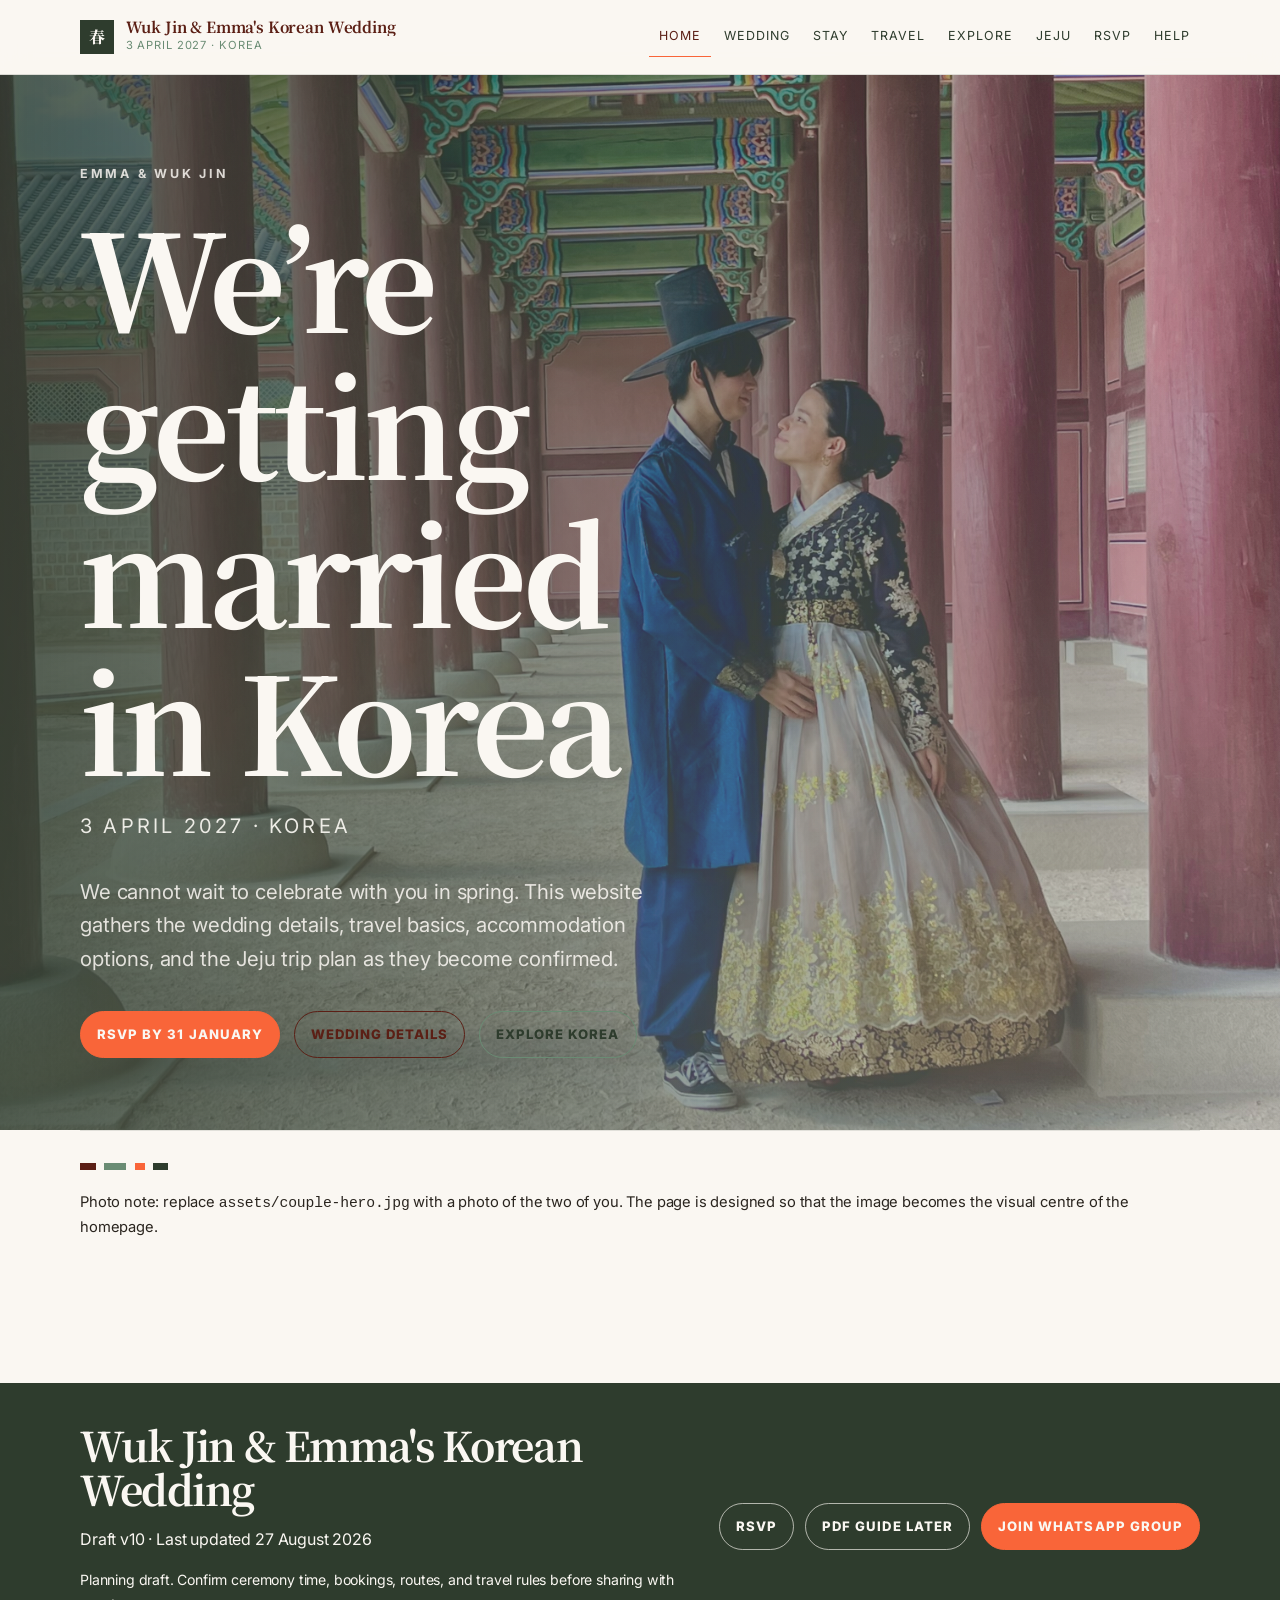
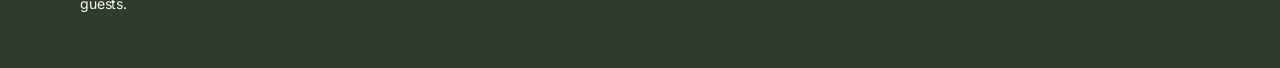
<file: index.html>
<!doctype html>
<html lang="en">
<head>
  <meta charset="utf-8" />
  <meta name="viewport" content="width=device-width, initial-scale=1, viewport-fit=cover" />
  <meta name="robots" content="noindex, nofollow" />
  <meta name="description" content="Wedding travel guide for guests travelling from Europe to Korea." />
  <title>Wuk Jin &amp; Emma's Korean Wedding · Home</title>
  <link rel="preconnect" href="https://fonts.googleapis.com">
  <link rel="preconnect" href="https://fonts.gstatic.com" crossorigin>
  <link href="https://fonts.googleapis.com/css2?family=Inter:wght@400;500;600;700;800&family=Noto+Serif+KR:wght@500;700&display=swap" rel="stylesheet">
  <link rel="stylesheet" href="styles.css" />
  
</head>
<body>
  <a class="skip-link" href="#main">Skip to content</a>
  <header class="site-nav-wrap">
    <nav class="nav" aria-label="Primary navigation">
      <a class="brand" href="index.html" aria-label="Go to home page">
        <span class="brand-mark" aria-hidden="true">春</span>
        <span class="brand-text">
          <strong>Wuk Jin &amp; Emma's Korean Wedding</strong>
          <small>3 April 2027 · Korea</small>
        </span>
      </a>
      <button class="nav-toggle" type="button" aria-expanded="false" aria-controls="nav-menu">Menu</button>
      <div class="nav-menu" id="nav-menu">
<a href="index.html" aria-current="page">Home</a>
<a href="wedding.html">Wedding</a>
<a href="stay.html">Stay</a>
<a href="travel.html">Travel</a>
<a href="explore.html">Explore</a>
<a href="jeju.html">Jeju</a>
<a href="rsvp.html">RSVP</a>
<a href="help.html">Help</a>
      </div>
    </nav>
  </header>


  <main id="main">
    <section class="home-editorial" aria-label="Wedding introduction">
      <div class="hero-inner">
        <p class="kicker">Emma &amp; Wuk Jin</p>
        <h1>We’re getting married in Korea</h1>
        <p class="date-line">3 April 2027 · Korea</p>
        <p class="hero-copy">We cannot wait to celebrate with you in spring. This website gathers the wedding details, travel basics, accommodation options, and the Jeju trip plan as they become confirmed.</p>
        <div class="button-row">
          <a class="button button-primary" href="rsvp.html">RSVP by 31 January</a>
          <a class="button" href="wedding.html">Wedding details</a>
          <a class="button button-soft" href="explore.html">Explore Korea</a>
        </div>
      </div>
    </section>
    <div class="section-shell home-note">
      <p>Photo note: replace <code>assets/couple-hero.jpg</code> with a photo of the two of you. The page is designed so that the image becomes the visual centre of the homepage.</p>
    </div>
  </main>

  <footer class="site-footer">
    <div class="section-shell footer-grid">
      <div>
        <h2>Wuk Jin &amp; Emma's Korean Wedding</h2>
        <p>Draft v10 · Last updated 27 August 2026</p>
        <p class="microcopy">Planning draft. Confirm ceremony time, bookings, routes, and travel rules before sharing with guests.</p>
      </div>
      <div class="footer-actions">
        <a class="button" href="rsvp.html">RSVP</a>
        <a class="button button-soft" href="#" aria-disabled="true">PDF guide later</a>
        <a class="button button-primary" href="https://chat.whatsapp.com/J2dSPjKPdam8qmUr6eYeJn?s=cl&p=i&mlu=4" target="_blank" rel="noopener">Join WhatsApp group</a>
      </div>
    </div>
  </footer>
  <div class="toast" role="status" aria-live="polite"></div>
  <script src="script.js"></script>
</body>
</html>
</file>
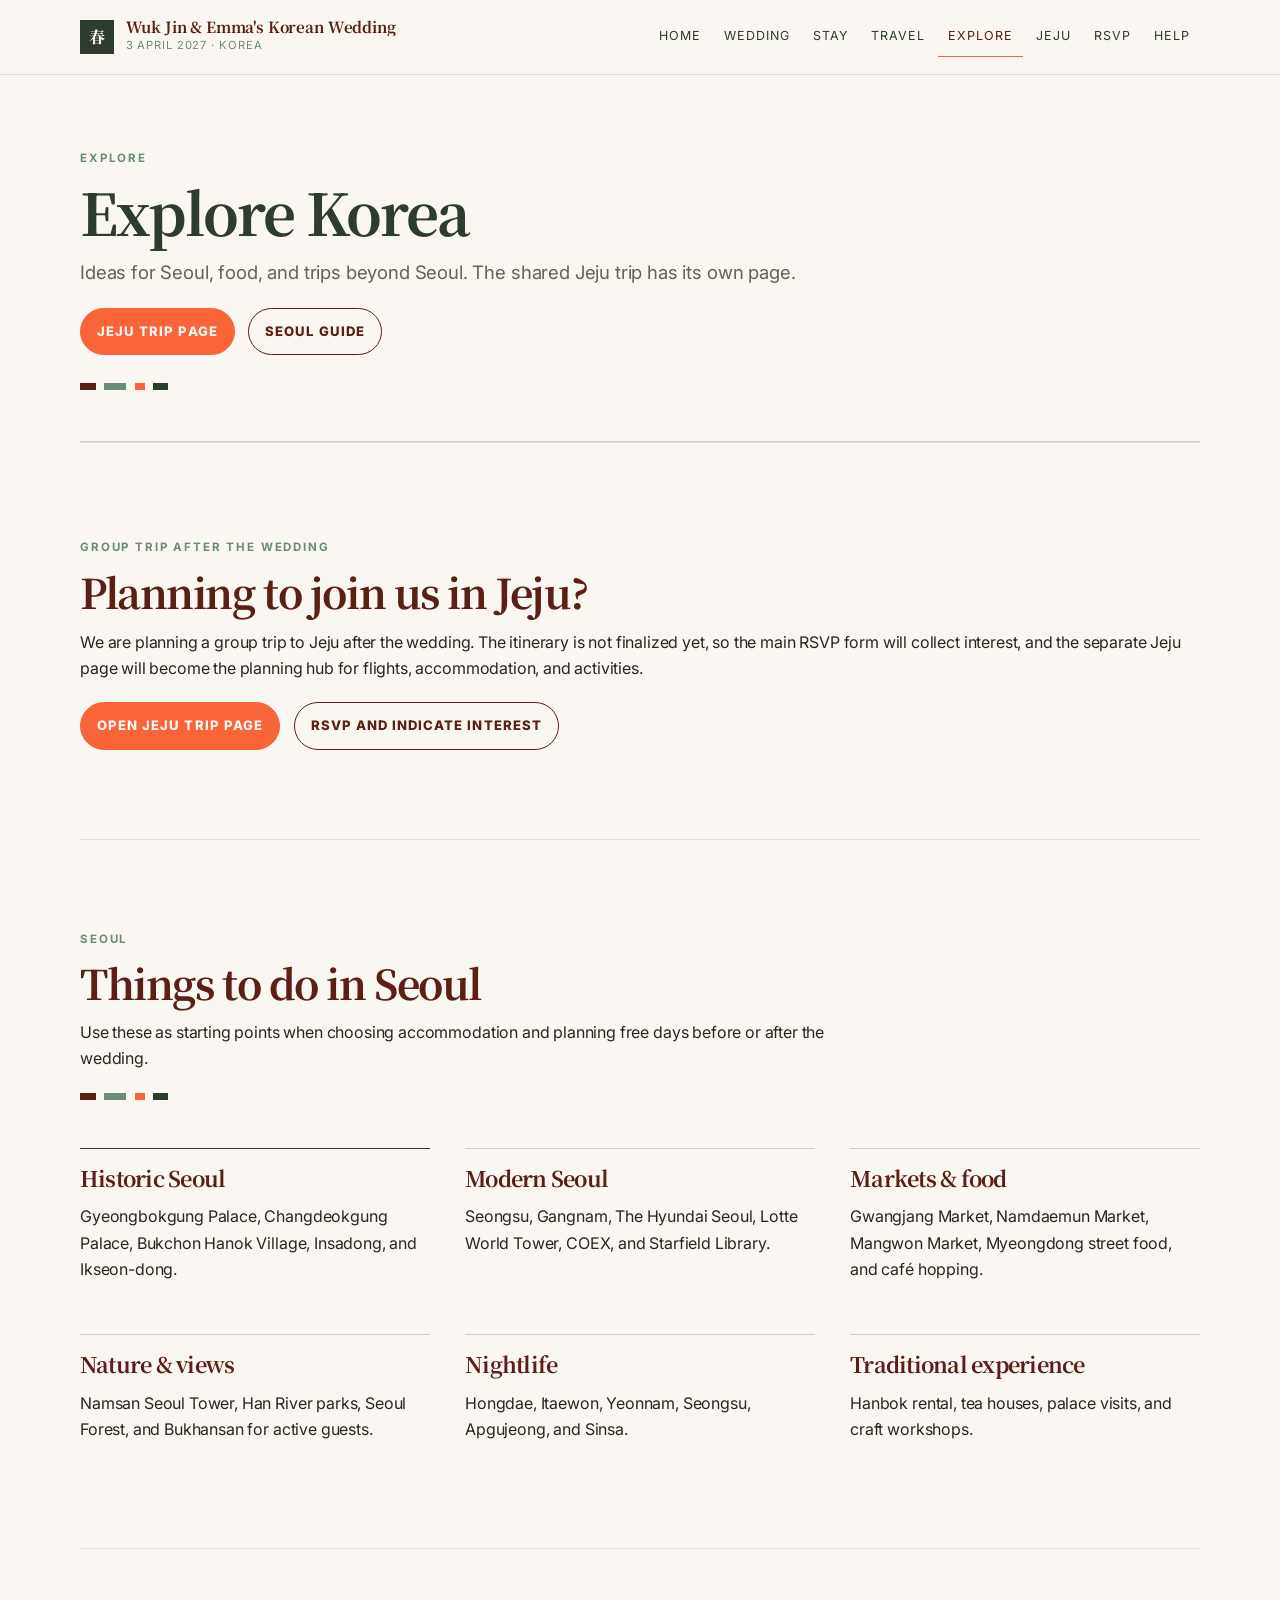
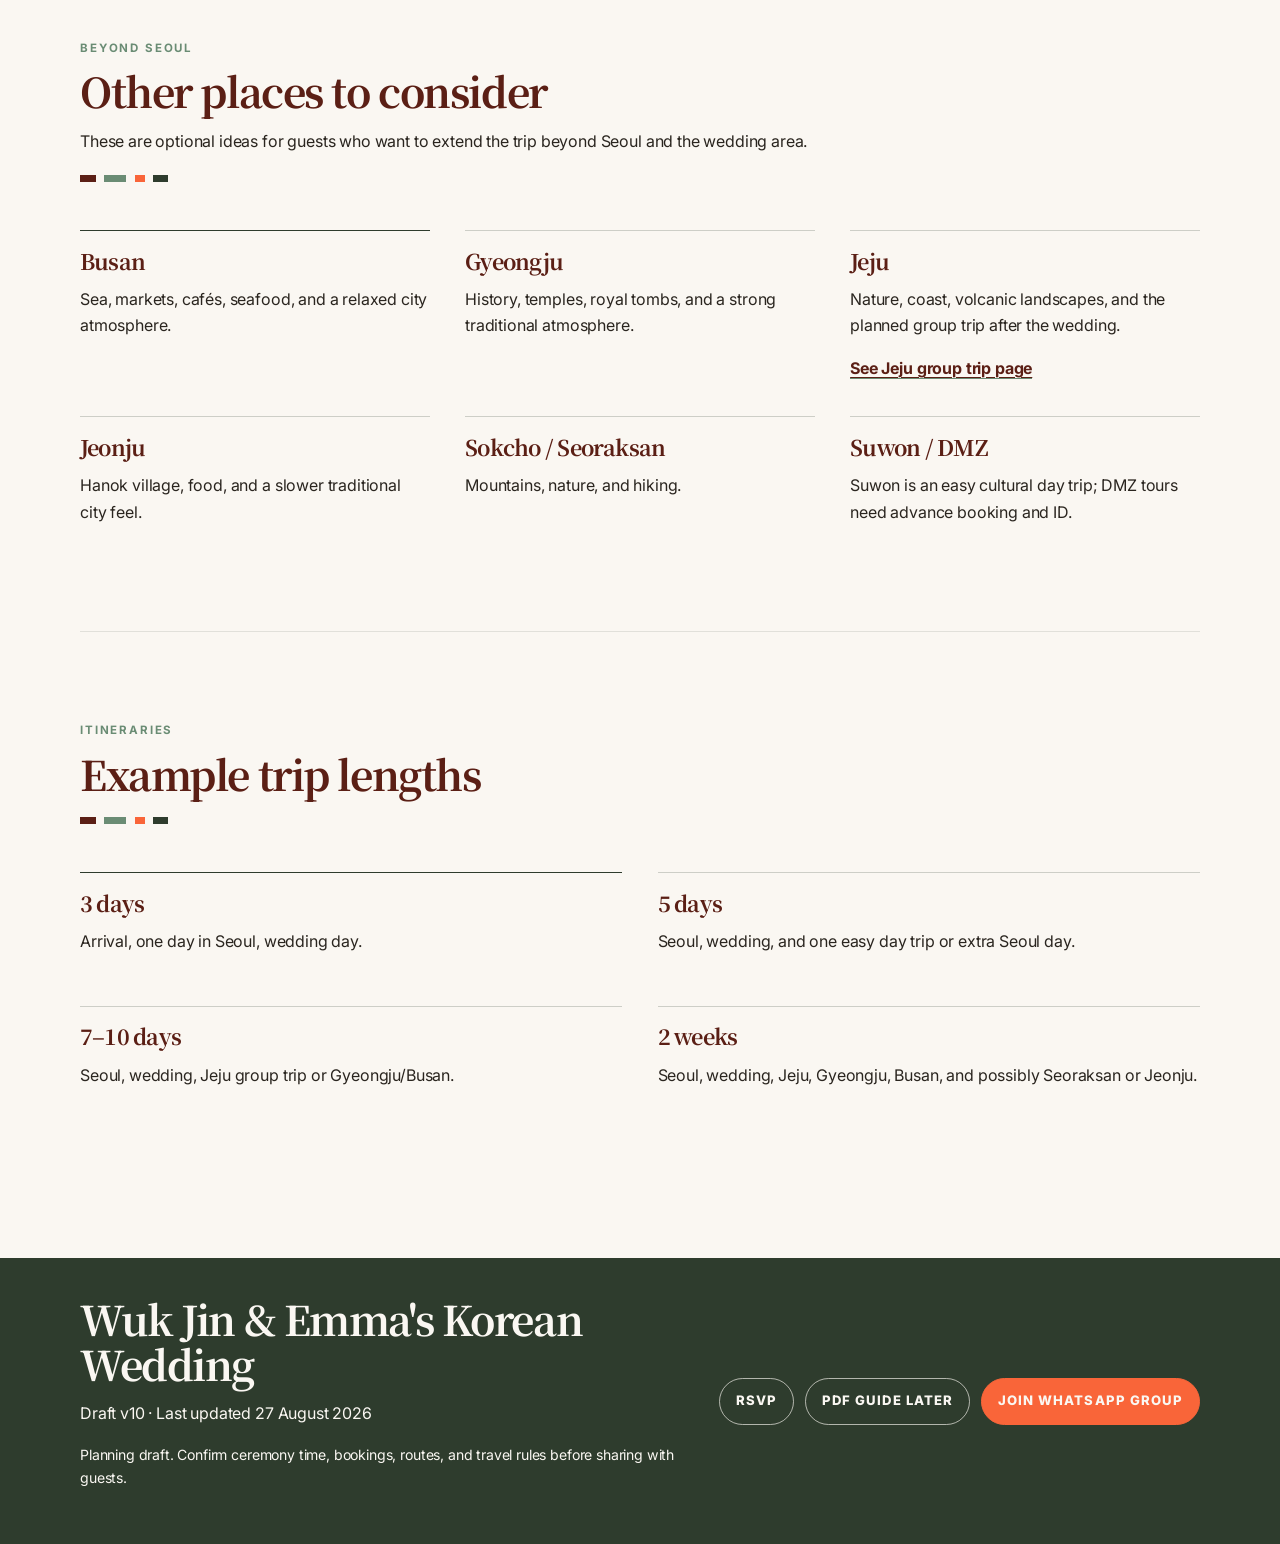
<file: explore.html>
<!doctype html>
<html lang="en">
<head>
  <meta charset="utf-8" />
  <meta name="viewport" content="width=device-width, initial-scale=1, viewport-fit=cover" />
  <meta name="robots" content="noindex, nofollow" />
  <meta name="description" content="Wedding travel guide for guests travelling from Europe to Korea." />
  <title>Wuk Jin &amp; Emma's Korean Wedding · Explore</title>
  <link rel="preconnect" href="https://fonts.googleapis.com">
  <link rel="preconnect" href="https://fonts.gstatic.com" crossorigin>
  <link href="https://fonts.googleapis.com/css2?family=Inter:wght@400;500;600;700;800&family=Noto+Serif+KR:wght@500;700&display=swap" rel="stylesheet">
  <link rel="stylesheet" href="styles.css" />
  
</head>
<body>
  <a class="skip-link" href="#main">Skip to content</a>
  <header class="site-nav-wrap">
    <nav class="nav" aria-label="Primary navigation">
      <a class="brand" href="index.html" aria-label="Go to home page">
        <span class="brand-mark" aria-hidden="true">春</span>
        <span class="brand-text">
          <strong>Wuk Jin &amp; Emma's Korean Wedding</strong>
          <small>3 April 2027 · Korea</small>
        </span>
      </a>
      <button class="nav-toggle" type="button" aria-expanded="false" aria-controls="nav-menu">Menu</button>
      <div class="nav-menu" id="nav-menu">
<a href="index.html">Home</a>
<a href="wedding.html">Wedding</a>
<a href="stay.html">Stay</a>
<a href="travel.html">Travel</a>
<a href="explore.html" aria-current="page">Explore</a>
<a href="jeju.html">Jeju</a>
<a href="rsvp.html">RSVP</a>
<a href="help.html">Help</a>
      </div>
    </nav>
  </header>

  <main id="main">
    
<section class="page-hero section-shell">
  <p class="eyebrow">Explore</p>
  <h1>Explore Korea</h1>
  <p>Ideas for Seoul, food, and trips beyond Seoul. The shared Jeju trip has its own page.</p>
  <div class="button-row"><a class="button button-primary" href="jeju.html">Jeju trip page</a><a class="button" href="#seoul">Seoul guide</a></div>
</section>

<section class="section-shell section">
  <article class="feature-card">
    <span class="pill green">Group trip after the wedding</span>
    <h2>Planning to join us in Jeju?</h2>
    <p>We are planning a group trip to Jeju after the wedding. The itinerary is not finalized yet, so the main RSVP form will collect interest, and the separate Jeju page will become the planning hub for flights, accommodation, and activities.</p>
    <div class="button-row"><a class="button button-primary" href="jeju.html">Open Jeju trip page</a><a class="button" href="rsvp.html">RSVP and indicate interest</a></div>
  </article>
</section>

<section class="section-shell section" id="seoul">
  <div class="section-heading"><p class="eyebrow">Seoul</p><h2>Things to do in Seoul</h2><p>Use these as starting points when choosing accommodation and planning free days before or after the wedding.</p></div>
  <div class="cards three">
    <article class="info-card"><h3>Historic Seoul</h3><p>Gyeongbokgung Palace, Changdeokgung Palace, Bukchon Hanok Village, Insadong, and Ikseon-dong.</p></article>
    <article class="info-card"><h3>Modern Seoul</h3><p>Seongsu, Gangnam, The Hyundai Seoul, Lotte World Tower, COEX, and Starfield Library.</p></article>
    <article class="info-card"><h3>Markets & food</h3><p>Gwangjang Market, Namdaemun Market, Mangwon Market, Myeongdong street food, and café hopping.</p></article>
    <article class="info-card"><h3>Nature & views</h3><p>Namsan Seoul Tower, Han River parks, Seoul Forest, and Bukhansan for active guests.</p></article>
    <article class="info-card"><h3>Nightlife</h3><p>Hongdae, Itaewon, Yeonnam, Seongsu, Apgujeong, and Sinsa.</p></article>
    <article class="info-card"><h3>Traditional experience</h3><p>Hanbok rental, tea houses, palace visits, and craft workshops.</p></article>
  </div>
</section>

<section class="section-shell section" id="beyond-seoul">
  <div class="section-heading"><p class="eyebrow">Beyond Seoul</p><h2>Other places to consider</h2><p>These are optional ideas for guests who want to extend the trip beyond Seoul and the wedding area.</p></div>
  <div class="cards three">
    <article class="info-card"><h3>Busan</h3><p>Sea, markets, cafés, seafood, and a relaxed city atmosphere.</p></article>
    <article class="info-card"><h3>Gyeongju</h3><p>History, temples, royal tombs, and a strong traditional atmosphere.</p></article>
    <article class="info-card"><h3>Jeju</h3><p>Nature, coast, volcanic landscapes, and the planned group trip after the wedding.</p><a class="text-button" href="jeju.html">See Jeju group trip page</a></article>
    <article class="info-card"><h3>Jeonju</h3><p>Hanok village, food, and a slower traditional city feel.</p></article>
    <article class="info-card"><h3>Sokcho / Seoraksan</h3><p>Mountains, nature, and hiking.</p></article>
    <article class="info-card"><h3>Suwon / DMZ</h3><p>Suwon is an easy cultural day trip; DMZ tours need advance booking and ID.</p></article>
  </div>
</section>

<section class="section-shell section">
  <div class="section-heading"><p class="eyebrow">Itineraries</p><h2>Example trip lengths</h2></div>
  <div class="cards two">
    <article class="info-card"><h3>3 days</h3><p>Arrival, one day in Seoul, wedding day.</p></article>
    <article class="info-card"><h3>5 days</h3><p>Seoul, wedding, and one easy day trip or extra Seoul day.</p></article>
    <article class="info-card"><h3>7–10 days</h3><p>Seoul, wedding, Jeju group trip or Gyeongju/Busan.</p></article>
    <article class="info-card"><h3>2 weeks</h3><p>Seoul, wedding, Jeju, Gyeongju, Busan, and possibly Seoraksan or Jeonju.</p></article>
  </div>
</section>

  </main>

  <footer class="site-footer">
    <div class="section-shell footer-grid">
      <div>
        <h2>Wuk Jin &amp; Emma's Korean Wedding</h2>
        <p>Draft v10 · Last updated 27 August 2026</p>
        <p class="microcopy">Planning draft. Confirm ceremony time, bookings, routes, and travel rules before sharing with guests.</p>
      </div>
      <div class="footer-actions">
        <a class="button" href="rsvp.html">RSVP</a>
        <a class="button button-soft" href="#" aria-disabled="true">PDF guide later</a>
        <a class="button button-primary" href="https://chat.whatsapp.com/J2dSPjKPdam8qmUr6eYeJn?s=cl&p=i&mlu=4" target="_blank" rel="noopener">Join WhatsApp group</a>
      </div>
    </div>
  </footer>
  <div class="toast" role="status" aria-live="polite"></div>
  <script src="script.js"></script>
</body>
</html>
</file>
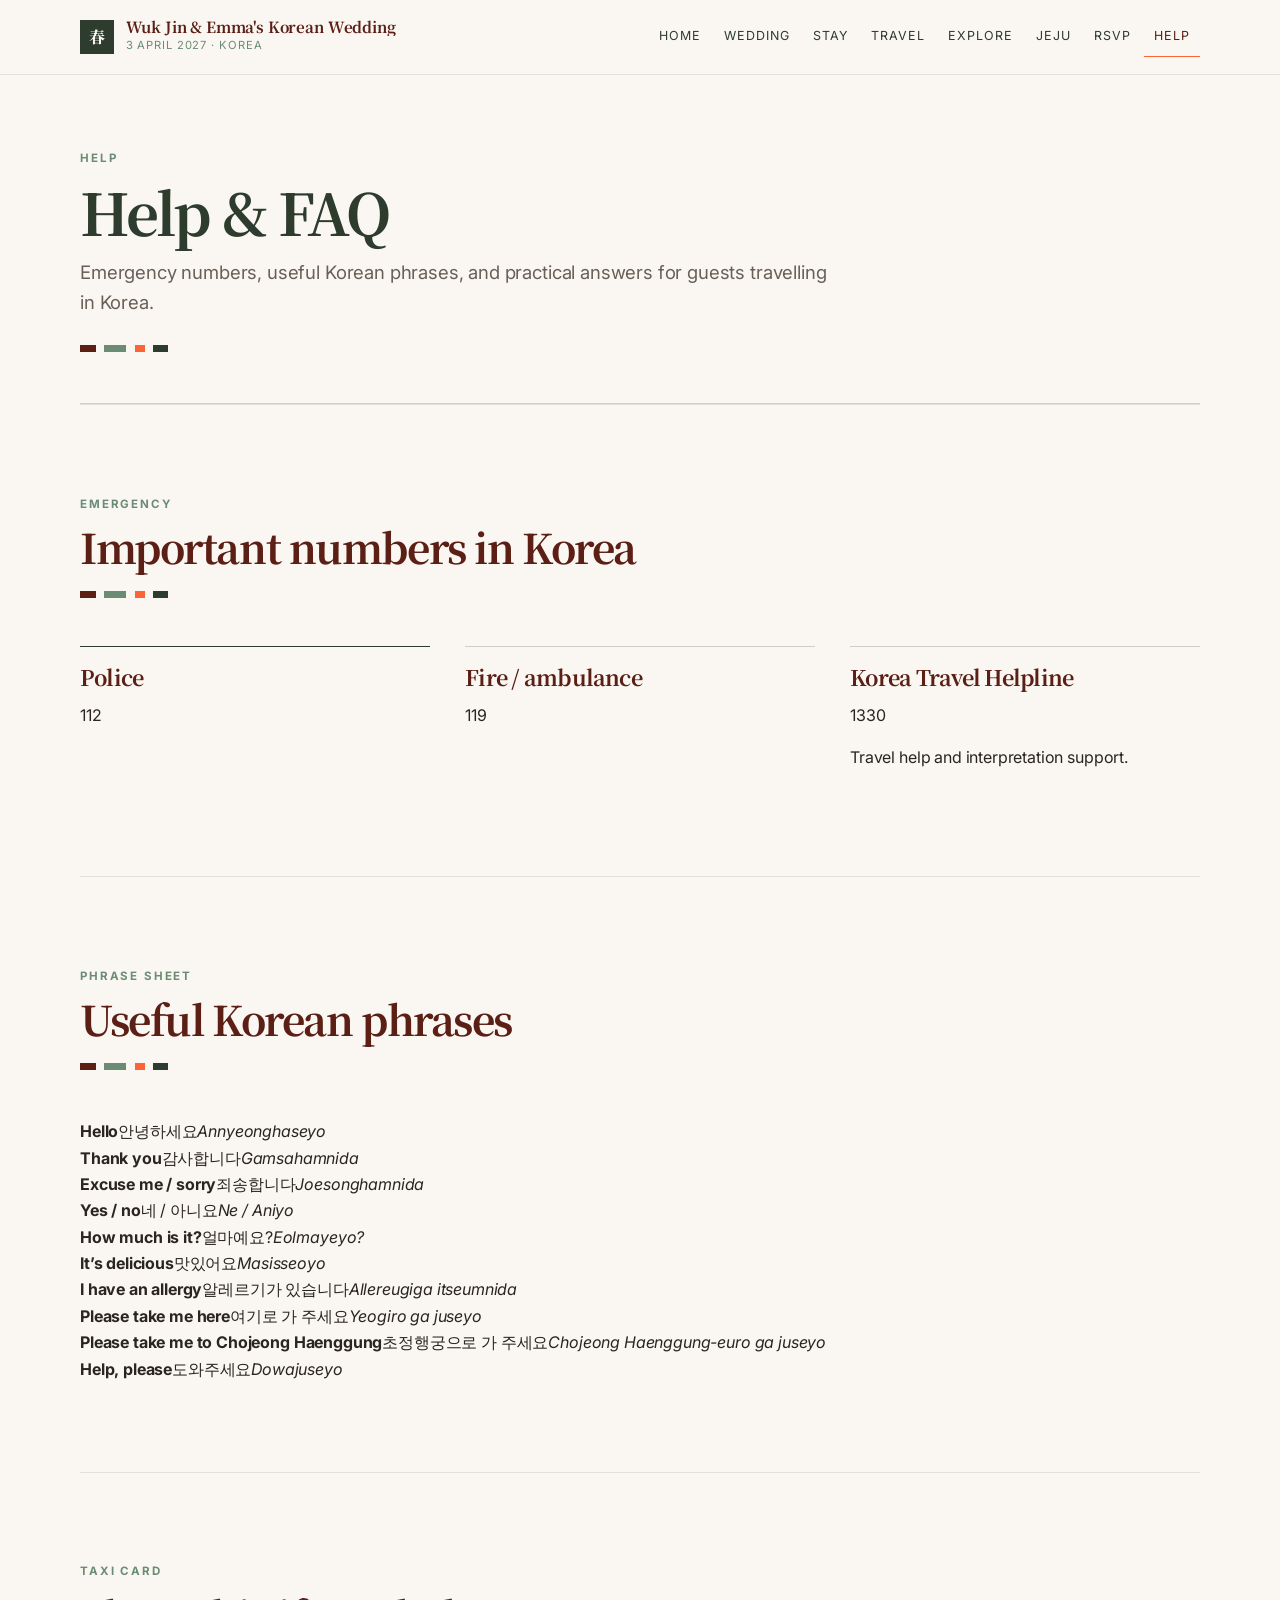
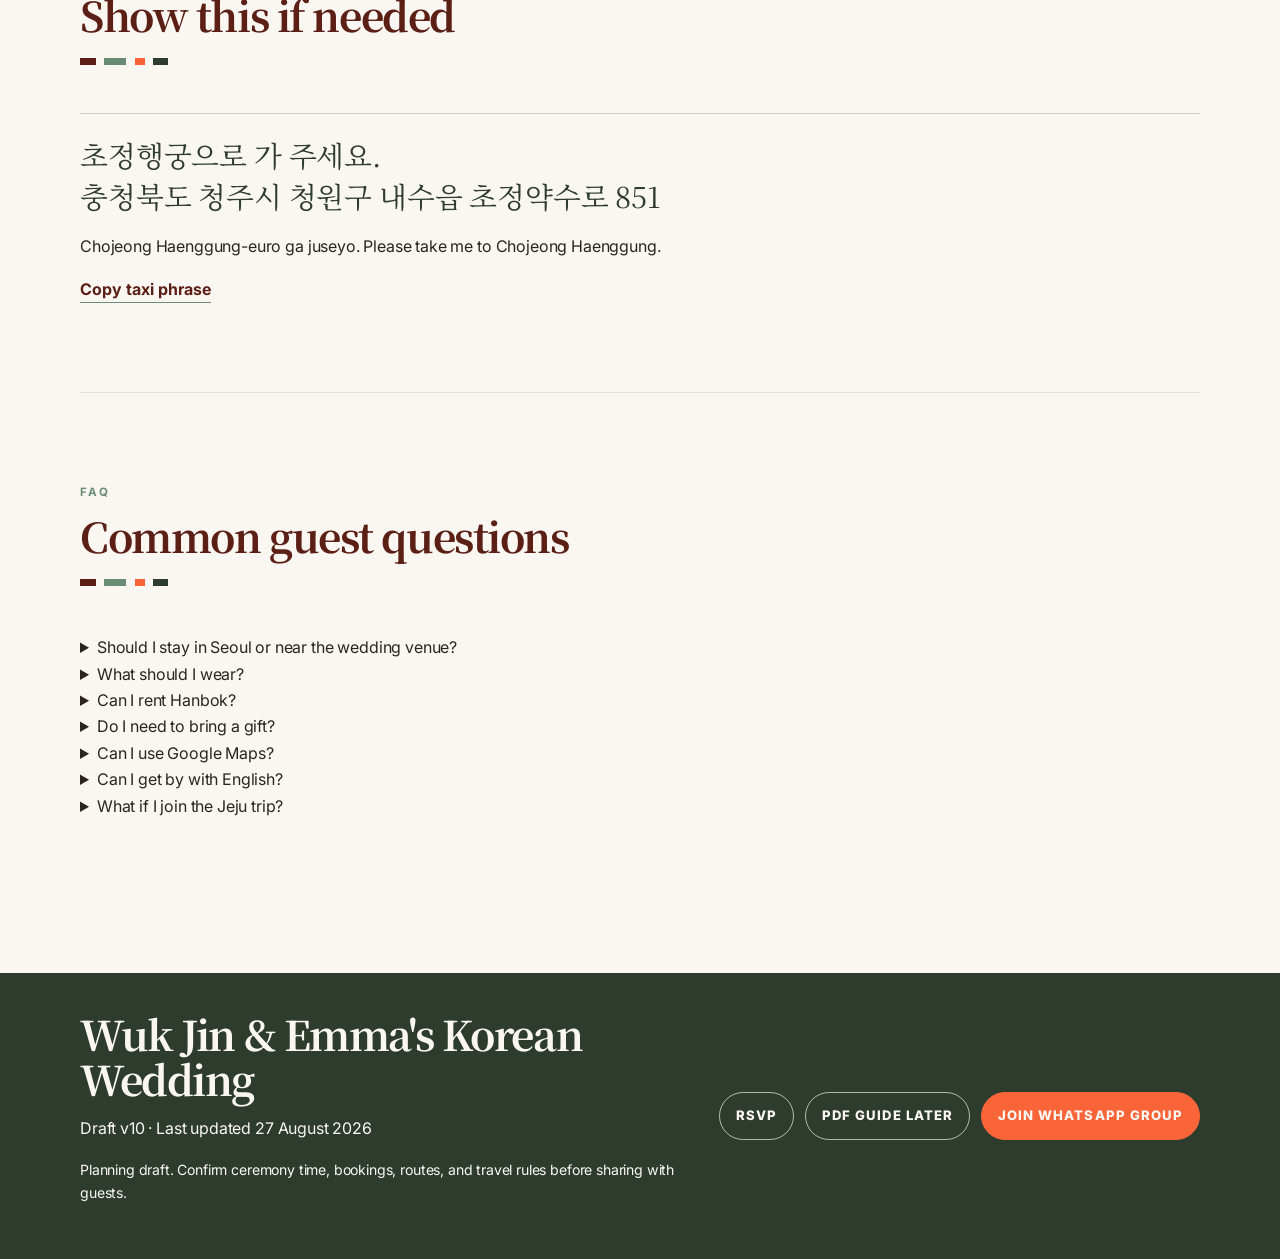
<file: help.html>
<!doctype html>
<html lang="en">
<head>
  <meta charset="utf-8" />
  <meta name="viewport" content="width=device-width, initial-scale=1, viewport-fit=cover" />
  <meta name="robots" content="noindex, nofollow" />
  <meta name="description" content="Wedding travel guide for guests travelling from Europe to Korea." />
  <title>Wuk Jin &amp; Emma's Korean Wedding · Help & FAQ</title>
  <link rel="preconnect" href="https://fonts.googleapis.com">
  <link rel="preconnect" href="https://fonts.gstatic.com" crossorigin>
  <link href="https://fonts.googleapis.com/css2?family=Inter:wght@400;500;600;700;800&family=Noto+Serif+KR:wght@500;700&display=swap" rel="stylesheet">
  <link rel="stylesheet" href="styles.css" />
  
</head>
<body>
  <a class="skip-link" href="#main">Skip to content</a>
  <header class="site-nav-wrap">
    <nav class="nav" aria-label="Primary navigation">
      <a class="brand" href="index.html" aria-label="Go to home page">
        <span class="brand-mark" aria-hidden="true">春</span>
        <span class="brand-text">
          <strong>Wuk Jin &amp; Emma's Korean Wedding</strong>
          <small>3 April 2027 · Korea</small>
        </span>
      </a>
      <button class="nav-toggle" type="button" aria-expanded="false" aria-controls="nav-menu">Menu</button>
      <div class="nav-menu" id="nav-menu">
<a href="index.html">Home</a>
<a href="wedding.html">Wedding</a>
<a href="stay.html">Stay</a>
<a href="travel.html">Travel</a>
<a href="explore.html">Explore</a>
<a href="jeju.html">Jeju</a>
<a href="rsvp.html">RSVP</a>
<a href="help.html" aria-current="page">Help</a>
      </div>
    </nav>
  </header>

  <main id="main">
    
<section class="page-hero section-shell">
  <p class="eyebrow">Help</p>
  <h1>Help & FAQ</h1>
  <p>Emergency numbers, useful Korean phrases, and practical answers for guests travelling in Korea.</p>
</section>

<section class="section-shell section">
  <div class="section-heading"><p class="eyebrow">Emergency</p><h2>Important numbers in Korea</h2></div>
  <div class="cards three">
    <article class="info-card emergency"><h3>Police</h3><p class="big-number">112</p></article>
    <article class="info-card emergency"><h3>Fire / ambulance</h3><p class="big-number">119</p></article>
    <article class="info-card emergency"><h3>Korea Travel Helpline</h3><p class="big-number">1330</p><p>Travel help and interpretation support.</p></article>
  </div>
</section>

<section class="section-shell section">
  <div class="section-heading"><p class="eyebrow">Phrase sheet</p><h2>Useful Korean phrases</h2></div>
  <div class="phrase-list">
    <article><strong>Hello</strong><span>안녕하세요</span><em>Annyeonghaseyo</em></article>
    <article><strong>Thank you</strong><span>감사합니다</span><em>Gamsahamnida</em></article>
    <article><strong>Excuse me / sorry</strong><span>죄송합니다</span><em>Joesonghamnida</em></article>
    <article><strong>Yes / no</strong><span>네 / 아니요</span><em>Ne / Aniyo</em></article>
    <article><strong>How much is it?</strong><span>얼마예요?</span><em>Eolmayeyo?</em></article>
    <article><strong>It’s delicious</strong><span>맛있어요</span><em>Masisseoyo</em></article>
    <article><strong>I have an allergy</strong><span>알레르기가 있습니다</span><em>Allereugiga itseumnida</em></article>
    <article><strong>Please take me here</strong><span>여기로 가 주세요</span><em>Yeogiro ga juseyo</em></article>
    <article><strong>Please take me to Chojeong Haenggung</strong><span>초정행궁으로 가 주세요</span><em>Chojeong Haenggung-euro ga juseyo</em></article>
    <article><strong>Help, please</strong><span>도와주세요</span><em>Dowajuseyo</em></article>
  </div>
</section>

<section class="section-shell section">
  <div class="section-heading"><p class="eyebrow">Taxi card</p><h2>Show this if needed</h2></div>
  <div class="map-card">
    <p class="korean-big">초정행궁으로 가 주세요.<br>충청북도 청주시 청원구 내수읍 초정약수로 851</p>
    <p>Chojeong Haenggung-euro ga juseyo. Please take me to Chojeong Haenggung.</p>
    <button class="text-button copy-button" data-copy="초정행궁으로 가 주세요. 충청북도 청주시 청원구 내수읍 초정약수로 851" data-toast="Taxi phrase copied">Copy taxi phrase</button>
  </div>
</section>

<section class="section-shell section">
  <div class="section-heading"><p class="eyebrow">FAQ</p><h2>Common guest questions</h2></div>
  <div class="faq-list">
    <details><summary>Should I stay in Seoul or near the wedding venue?</summary><p>For sightseeing, Seoul is the best base. If you want an easier wedding morning, stay in Cheongju the night before. If you join the barbecue after-party, consider Saenggeo Jincheon Natural Recreation Forest for one night after the wedding.</p></details>
    <details><summary>What should I wear?</summary><p>Elegant wedding guest attire with comfortable shoes and a spring layer. Hanbok is welcome but not required.</p></details>
    <details><summary>Can I rent Hanbok?</summary><p>Yes, Hanbok rental at the venue is expected to be available for around ₩3,000. We will confirm exact details later.</p></details>
    <details><summary>Do I need to bring a gift?</summary><p>Korean weddings commonly use cash envelopes. For European guests, €50–€100 per attending adult is a reasonable simple guideline, with close family or very close friends sometimes giving more.</p></details>
    <details><summary>Can I use Google Maps?</summary><p>Google Maps can help, but Naver Map and KakaoMap are usually better for Korean addresses and local routing.</p></details>
    <details><summary>Can I get by with English?</summary><p>In Seoul and airports, usually yes. In countryside areas, translation apps and Korean addresses are very helpful.</p></details>
    <details><summary>What if I join the Jeju trip?</summary><p>Please indicate this in the main RSVP form. We will plan flights and accommodation once we know the group size.</p></details>
  </div>
</section>

  </main>

  <footer class="site-footer">
    <div class="section-shell footer-grid">
      <div>
        <h2>Wuk Jin &amp; Emma's Korean Wedding</h2>
        <p>Draft v10 · Last updated 27 August 2026</p>
        <p class="microcopy">Planning draft. Confirm ceremony time, bookings, routes, and travel rules before sharing with guests.</p>
      </div>
      <div class="footer-actions">
        <a class="button" href="rsvp.html">RSVP</a>
        <a class="button button-soft" href="#" aria-disabled="true">PDF guide later</a>
        <a class="button button-primary" href="https://chat.whatsapp.com/J2dSPjKPdam8qmUr6eYeJn?s=cl&p=i&mlu=4" target="_blank" rel="noopener">Join WhatsApp group</a>
      </div>
    </div>
  </footer>
  <div class="toast" role="status" aria-live="polite"></div>
  <script src="script.js"></script>
</body>
</html>
</file>
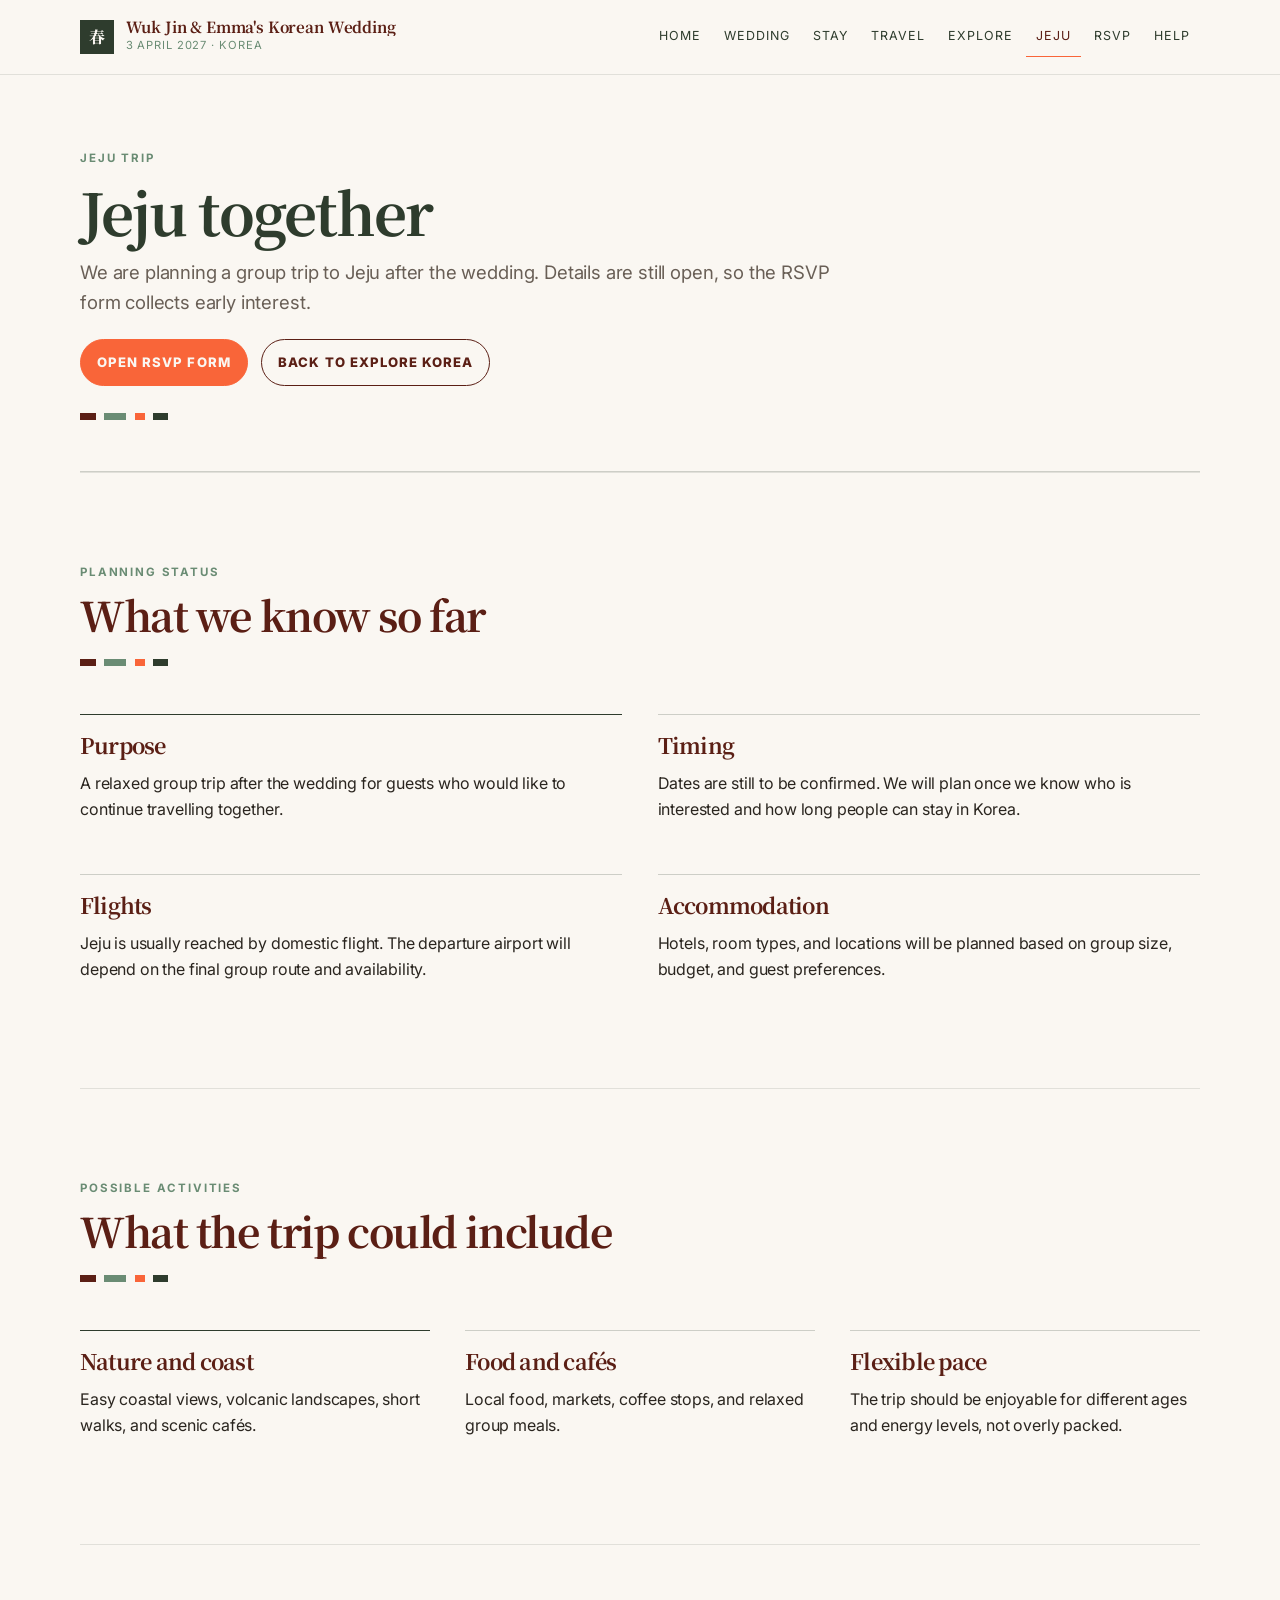
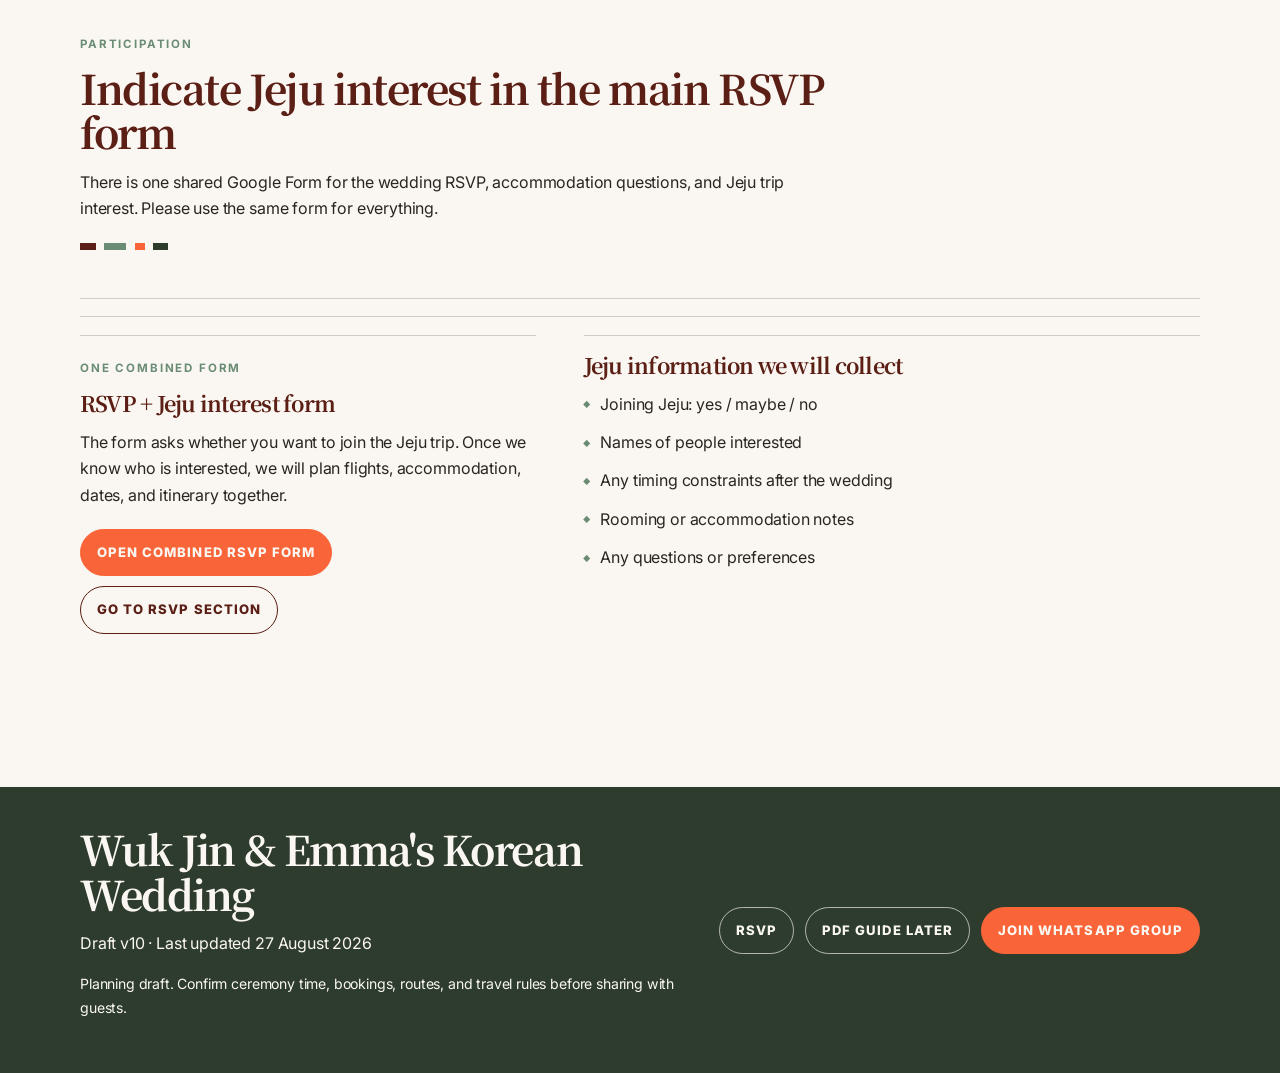
<file: jeju.html>
<!doctype html>
<html lang="en">
<head>
  <meta charset="utf-8" />
  <meta name="viewport" content="width=device-width, initial-scale=1, viewport-fit=cover" />
  <meta name="robots" content="noindex, nofollow" />
  <meta name="description" content="Wedding travel guide for guests travelling from Europe to Korea." />
  <title>Wuk Jin &amp; Emma's Korean Wedding · Jeju</title>
  <link rel="preconnect" href="https://fonts.googleapis.com">
  <link rel="preconnect" href="https://fonts.gstatic.com" crossorigin>
  <link href="https://fonts.googleapis.com/css2?family=Inter:wght@400;500;600;700;800&family=Noto+Serif+KR:wght@500;700&display=swap" rel="stylesheet">
  <link rel="stylesheet" href="styles.css" />
  
</head>
<body>
  <a class="skip-link" href="#main">Skip to content</a>
  <header class="site-nav-wrap">
    <nav class="nav" aria-label="Primary navigation">
      <a class="brand" href="index.html" aria-label="Go to home page">
        <span class="brand-mark" aria-hidden="true">春</span>
        <span class="brand-text">
          <strong>Wuk Jin &amp; Emma's Korean Wedding</strong>
          <small>3 April 2027 · Korea</small>
        </span>
      </a>
      <button class="nav-toggle" type="button" aria-expanded="false" aria-controls="nav-menu">Menu</button>
      <div class="nav-menu" id="nav-menu">
<a href="index.html">Home</a>
<a href="wedding.html">Wedding</a>
<a href="stay.html">Stay</a>
<a href="travel.html">Travel</a>
<a href="explore.html">Explore</a>
<a href="jeju.html" aria-current="page">Jeju</a>
<a href="rsvp.html">RSVP</a>
<a href="help.html">Help</a>
      </div>
    </nav>
  </header>

  <main id="main">
    
<section class="page-hero section-shell">
  <p class="eyebrow">Jeju trip</p>
  <h1>Jeju together</h1>
  <p>We are planning a group trip to Jeju after the wedding. Details are still open, so the RSVP form collects early interest.</p>
  <div class="button-row"><a class="button button-primary" href="https://docs.google.com/forms/d/e/1FAIpQLSdutoI9xuWQs66O0dvgWJXQTmcAAgLYYoJTomGGPefU7otBHw/viewform" target="_blank" rel="noopener">Open RSVP form</a><a class="button" href="explore.html">Back to Explore Korea</a></div>
</section>

<section class="section-shell section">
  <div class="section-heading"><p class="eyebrow">Planning status</p><h2>What we know so far</h2></div>
  <div class="cards two">
    <article class="info-card"><h3>Purpose</h3><p>A relaxed group trip after the wedding for guests who would like to continue travelling together.</p></article>
    <article class="info-card"><h3>Timing</h3><p>Dates are still to be confirmed. We will plan once we know who is interested and how long people can stay in Korea.</p></article>
    <article class="info-card"><h3>Flights</h3><p>Jeju is usually reached by domestic flight. The departure airport will depend on the final group route and availability.</p></article>
    <article class="info-card"><h3>Accommodation</h3><p>Hotels, room types, and locations will be planned based on group size, budget, and guest preferences.</p></article>
  </div>
</section>

<section class="section-shell section">
  <div class="section-heading"><p class="eyebrow">Possible activities</p><h2>What the trip could include</h2></div>
  <div class="cards three">
    <article class="info-card"><h3>Nature and coast</h3><p>Easy coastal views, volcanic landscapes, short walks, and scenic cafés.</p></article>
    <article class="info-card"><h3>Food and cafés</h3><p>Local food, markets, coffee stops, and relaxed group meals.</p></article>
    <article class="info-card"><h3>Flexible pace</h3><p>The trip should be enjoyable for different ages and energy levels, not overly packed.</p></article>
  </div>
</section>

<section class="section-shell section" id="jeju-form">
  <div class="section-heading"><p class="eyebrow">Participation</p><h2>Indicate Jeju interest in the main RSVP form</h2><p>There is one shared Google Form for the wedding RSVP, accommodation questions, and Jeju trip interest. Please use the same form for everything.</p></div>
  <div class="rsvp-card form-card">
    <div class="google-form-panel">
      <div class="form-placeholder">
        <span class="pill green">One combined form</span>
        <h3>RSVP + Jeju interest form</h3>
        <p>The form asks whether you want to join the Jeju trip. Once we know who is interested, we will plan flights, accommodation, dates, and itinerary together.</p>
        <div class="button-row compact-buttons">
          <a class="button button-primary" href="https://docs.google.com/forms/d/e/1FAIpQLSdutoI9xuWQs66O0dvgWJXQTmcAAgLYYoJTomGGPefU7otBHw/viewform" target="_blank" rel="noopener">Open combined RSVP form</a>
          <a class="button" href="rsvp.html">Go to RSVP section</a>
        </div>
      </div>
      <div class="form-summary">
        <h3>Jeju information we will collect</h3>
        <ul class="clean-list">
          <li>Joining Jeju: yes / maybe / no</li>
          <li>Names of people interested</li>
          <li>Any timing constraints after the wedding</li>
          <li>Rooming or accommodation notes</li>
          <li>Any questions or preferences</li>
        </ul>
      </div>
    </div>
  </div>
</section>

  </main>

  <footer class="site-footer">
    <div class="section-shell footer-grid">
      <div>
        <h2>Wuk Jin &amp; Emma's Korean Wedding</h2>
        <p>Draft v10 · Last updated 27 August 2026</p>
        <p class="microcopy">Planning draft. Confirm ceremony time, bookings, routes, and travel rules before sharing with guests.</p>
      </div>
      <div class="footer-actions">
        <a class="button" href="rsvp.html">RSVP</a>
        <a class="button button-soft" href="#" aria-disabled="true">PDF guide later</a>
        <a class="button button-primary" href="https://chat.whatsapp.com/J2dSPjKPdam8qmUr6eYeJn?s=cl&p=i&mlu=4" target="_blank" rel="noopener">Join WhatsApp group</a>
      </div>
    </div>
  </footer>
  <div class="toast" role="status" aria-live="polite"></div>
  <script src="script.js"></script>
</body>
</html>
</file>
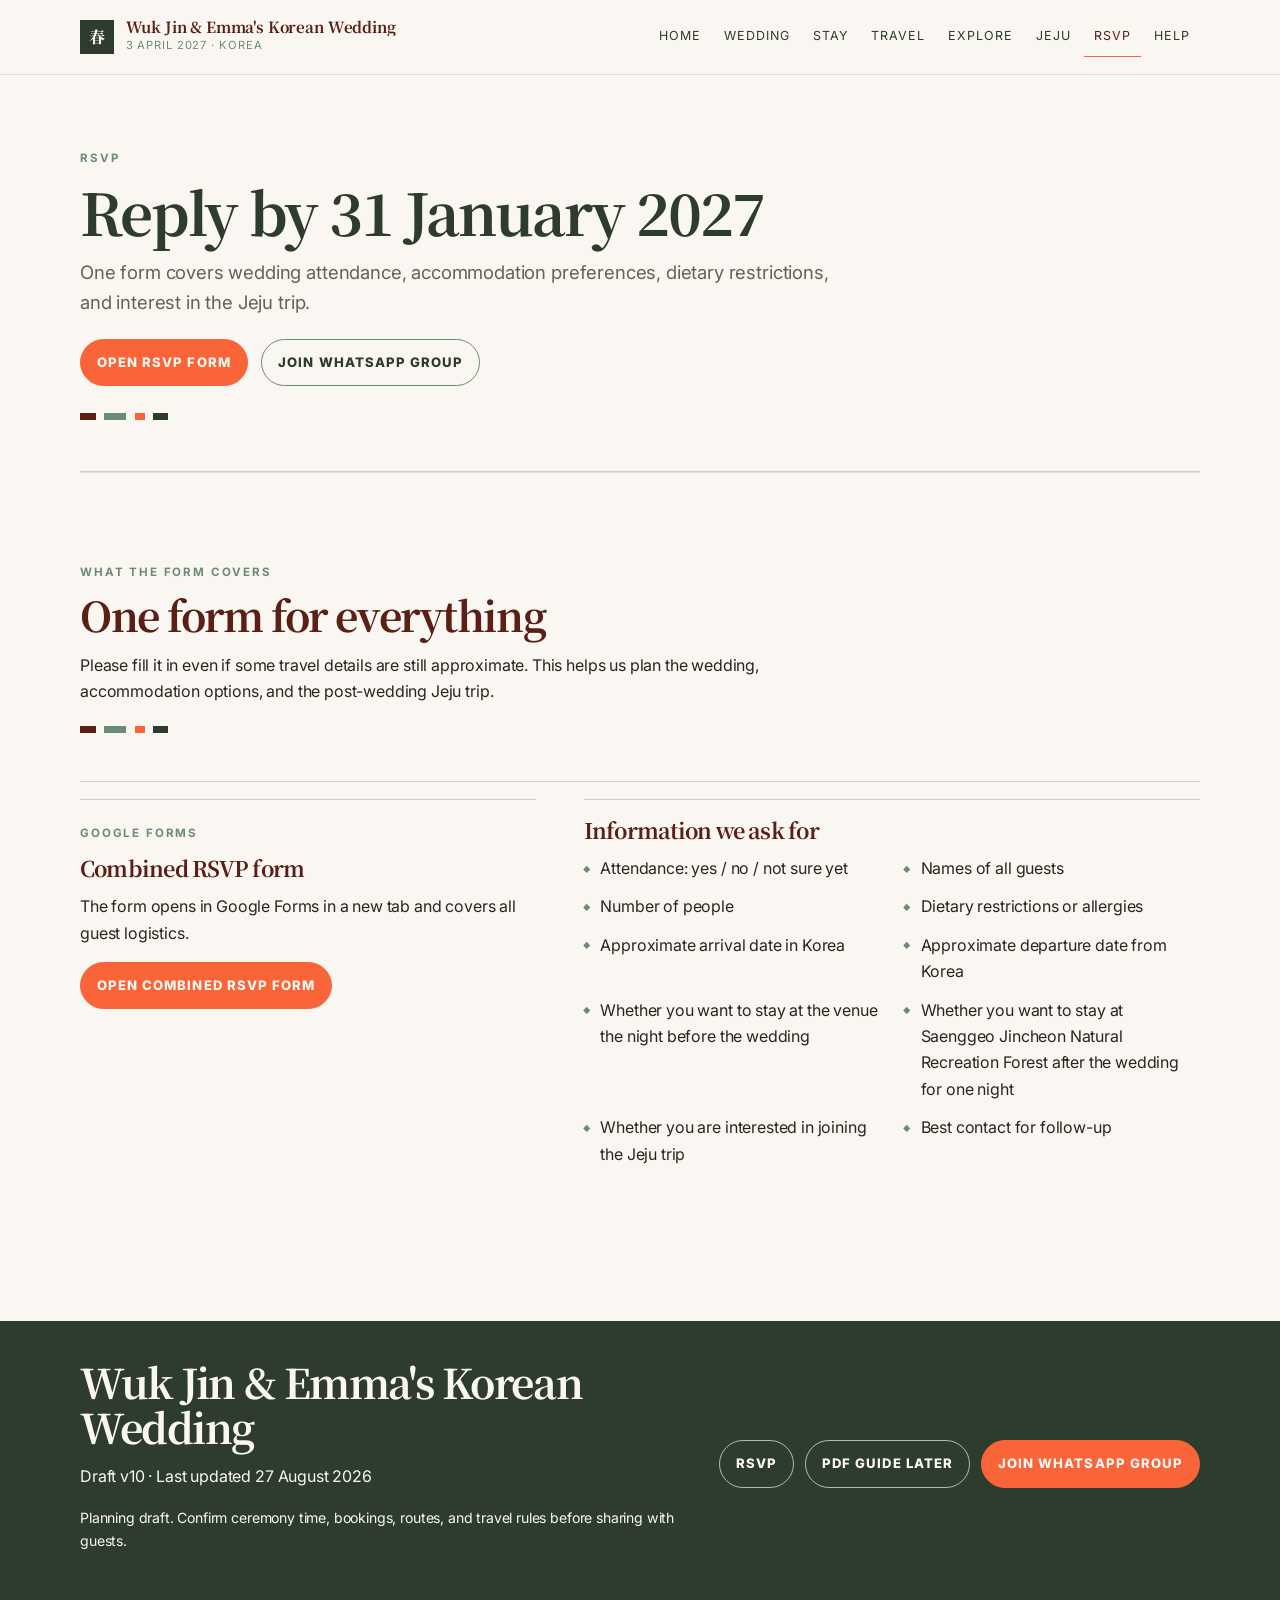
<file: rsvp.html>
<!doctype html>
<html lang="en">
<head>
  <meta charset="utf-8" />
  <meta name="viewport" content="width=device-width, initial-scale=1, viewport-fit=cover" />
  <meta name="robots" content="noindex, nofollow" />
  <meta name="description" content="Wedding travel guide for guests travelling from Europe to Korea." />
  <title>Wuk Jin &amp; Emma's Korean Wedding · RSVP</title>
  <link rel="preconnect" href="https://fonts.googleapis.com">
  <link rel="preconnect" href="https://fonts.gstatic.com" crossorigin>
  <link href="https://fonts.googleapis.com/css2?family=Inter:wght@400;500;600;700;800&family=Noto+Serif+KR:wght@500;700&display=swap" rel="stylesheet">
  <link rel="stylesheet" href="styles.css" />
  
</head>
<body>
  <a class="skip-link" href="#main">Skip to content</a>
  <header class="site-nav-wrap">
    <nav class="nav" aria-label="Primary navigation">
      <a class="brand" href="index.html" aria-label="Go to home page">
        <span class="brand-mark" aria-hidden="true">春</span>
        <span class="brand-text">
          <strong>Wuk Jin &amp; Emma's Korean Wedding</strong>
          <small>3 April 2027 · Korea</small>
        </span>
      </a>
      <button class="nav-toggle" type="button" aria-expanded="false" aria-controls="nav-menu">Menu</button>
      <div class="nav-menu" id="nav-menu">
<a href="index.html">Home</a>
<a href="wedding.html">Wedding</a>
<a href="stay.html">Stay</a>
<a href="travel.html">Travel</a>
<a href="explore.html">Explore</a>
<a href="jeju.html">Jeju</a>
<a href="rsvp.html" aria-current="page">RSVP</a>
<a href="help.html">Help</a>
      </div>
    </nav>
  </header>



  <main id="main">
    <section class="page-hero section-shell">
      <p class="eyebrow">RSVP</p>
      <h1>Reply by 31 January 2027</h1>
      <p>One form covers wedding attendance, accommodation preferences, dietary restrictions, and interest in the Jeju trip.</p>
      <div class="button-row">
        <a class="button button-primary" href="https://docs.google.com/forms/d/e/1FAIpQLSdutoI9xuWQs66O0dvgWJXQTmcAAgLYYoJTomGGPefU7otBHw/viewform" target="_blank" rel="noopener">Open RSVP form</a>
        <a class="button button-soft" href="https://chat.whatsapp.com/J2dSPjKPdam8qmUr6eYeJn?s=cl&amp;p=i&amp;mlu=4" target="_blank" rel="noopener">Join WhatsApp group</a>
      </div>
    </section>

    <section class="section-shell section">
      <div class="section-heading">
        <p class="eyebrow">What the form covers</p>
        <h2>One form for everything</h2>
        <p>Please fill it in even if some travel details are still approximate. This helps us plan the wedding, accommodation options, and the post-wedding Jeju trip.</p>
      </div>
      <div class="google-form-panel">
        <div class="form-placeholder">
          <span class="pill green">Google Forms</span>
          <h3>Combined RSVP form</h3>
          <p>The form opens in Google Forms in a new tab and covers all guest logistics.</p>
          <a class="button button-primary" href="https://docs.google.com/forms/d/e/1FAIpQLSdutoI9xuWQs66O0dvgWJXQTmcAAgLYYoJTomGGPefU7otBHw/viewform" target="_blank" rel="noopener">Open combined RSVP form</a>
        </div>
        <div class="form-summary">
          <h3>Information we ask for</h3>
          <ul class="clean-list two-column-list">
            <li>Attendance: yes / no / not sure yet</li>
            <li>Names of all guests</li>
            <li>Number of people</li>
            <li>Dietary restrictions or allergies</li>
            <li>Approximate arrival date in Korea</li>
            <li>Approximate departure date from Korea</li>
            <li>Whether you want to stay at the venue the night before the wedding</li>
            <li>Whether you want to stay at Saenggeo Jincheon Natural Recreation Forest after the wedding for one night</li>
            <li>Whether you are interested in joining the Jeju trip</li>
            <li>Best contact for follow-up</li>
          </ul>
        </div>
      </div>
    </section>
  </main>

  <footer class="site-footer">
    <div class="section-shell footer-grid">
      <div>
        <h2>Wuk Jin &amp; Emma's Korean Wedding</h2>
        <p>Draft v10 · Last updated 27 August 2026</p>
        <p class="microcopy">Planning draft. Confirm ceremony time, bookings, routes, and travel rules before sharing with guests.</p>
      </div>
      <div class="footer-actions">
        <a class="button" href="rsvp.html">RSVP</a>
        <a class="button button-soft" href="#" aria-disabled="true">PDF guide later</a>
        <a class="button button-primary" href="https://chat.whatsapp.com/J2dSPjKPdam8qmUr6eYeJn?s=cl&p=i&mlu=4" target="_blank" rel="noopener">Join WhatsApp group</a>
      </div>
    </div>
  </footer>
  <div class="toast" role="status" aria-live="polite"></div>
  <script src="script.js"></script>
</body>
</html>
</file>
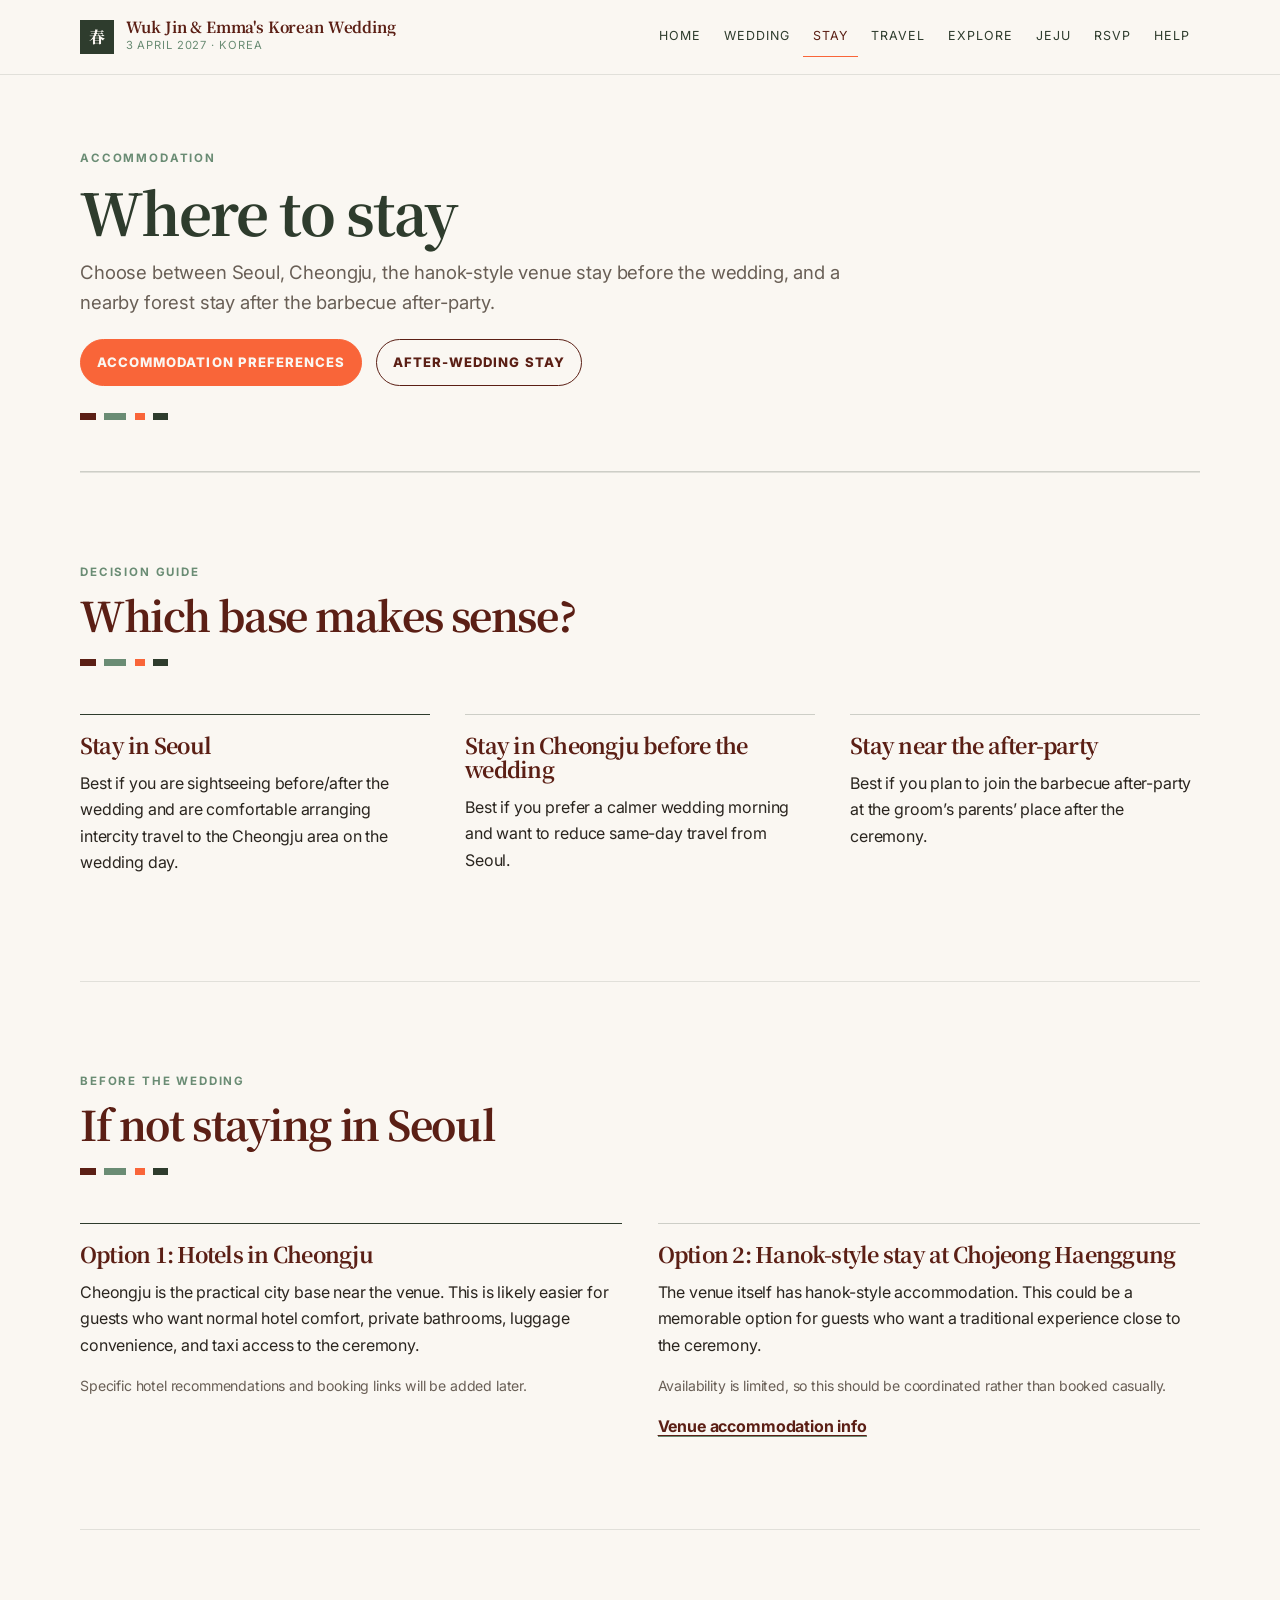
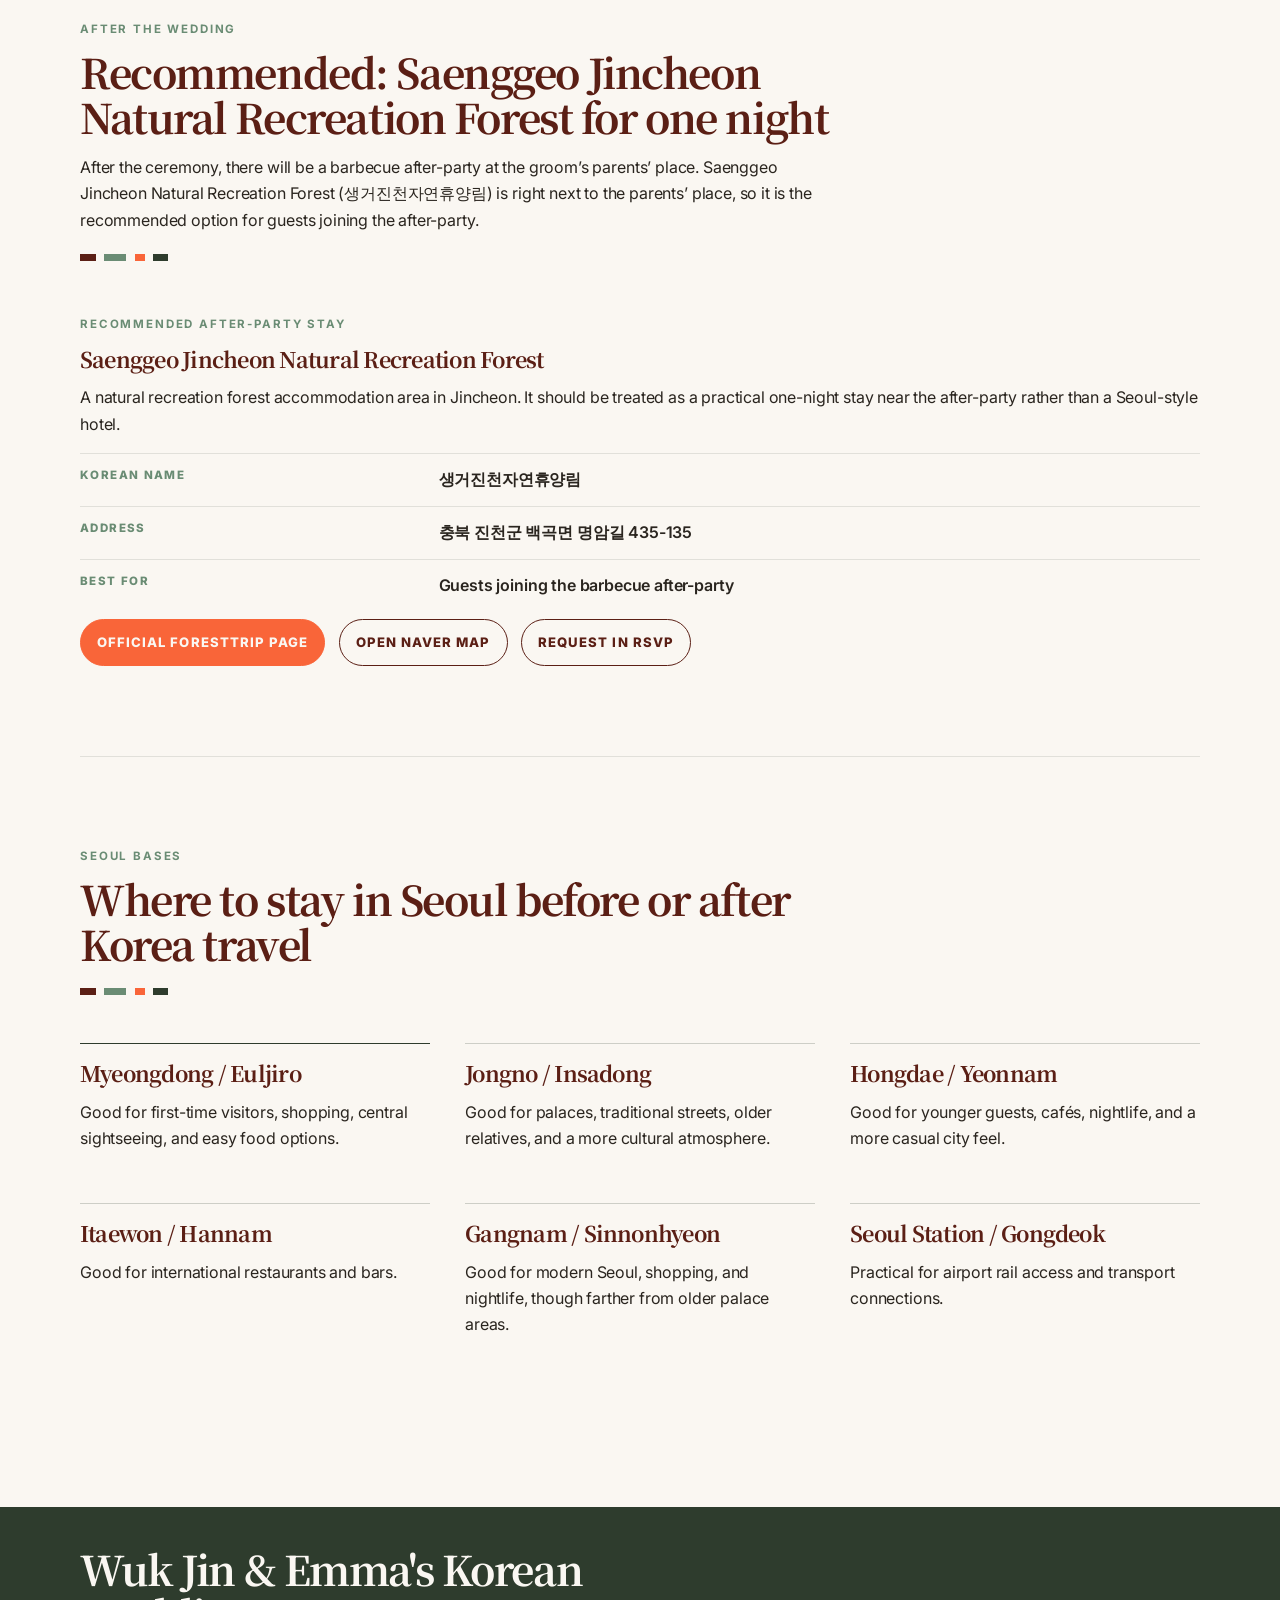
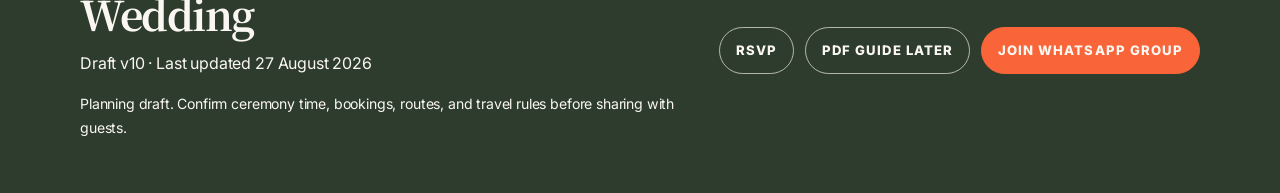
<file: stay.html>
<!doctype html>
<html lang="en">
<head>
  <meta charset="utf-8" />
  <meta name="viewport" content="width=device-width, initial-scale=1, viewport-fit=cover" />
  <meta name="robots" content="noindex, nofollow" />
  <meta name="description" content="Wedding travel guide for guests travelling from Europe to Korea." />
  <title>Wuk Jin &amp; Emma's Korean Wedding · Stay</title>
  <link rel="preconnect" href="https://fonts.googleapis.com">
  <link rel="preconnect" href="https://fonts.gstatic.com" crossorigin>
  <link href="https://fonts.googleapis.com/css2?family=Inter:wght@400;500;600;700;800&family=Noto+Serif+KR:wght@500;700&display=swap" rel="stylesheet">
  <link rel="stylesheet" href="styles.css" />
  
</head>
<body>
  <a class="skip-link" href="#main">Skip to content</a>
  <header class="site-nav-wrap">
    <nav class="nav" aria-label="Primary navigation">
      <a class="brand" href="index.html" aria-label="Go to home page">
        <span class="brand-mark" aria-hidden="true">春</span>
        <span class="brand-text">
          <strong>Wuk Jin &amp; Emma's Korean Wedding</strong>
          <small>3 April 2027 · Korea</small>
        </span>
      </a>
      <button class="nav-toggle" type="button" aria-expanded="false" aria-controls="nav-menu">Menu</button>
      <div class="nav-menu" id="nav-menu">
<a href="index.html">Home</a>
<a href="wedding.html">Wedding</a>
<a href="stay.html" aria-current="page">Stay</a>
<a href="travel.html">Travel</a>
<a href="explore.html">Explore</a>
<a href="jeju.html">Jeju</a>
<a href="rsvp.html">RSVP</a>
<a href="help.html">Help</a>
      </div>
    </nav>
  </header>

  <main id="main">
    
<section class="page-hero section-shell">
  <p class="eyebrow">Accommodation</p>
  <h1>Where to stay</h1>
  <p>Choose between Seoul, Cheongju, the hanok-style venue stay before the wedding, and a nearby forest stay after the barbecue after-party.</p>
  <div class="button-row"><a class="button button-primary" href="rsvp.html">Accommodation preferences</a><a class="button" href="#after-wedding">After-wedding stay</a></div>
</section>

<section class="section-shell section">
  <div class="section-heading">
    <p class="eyebrow">Decision guide</p>
    <h2>Which base makes sense?</h2>
  </div>
  <div class="cards three">
    <article class="info-card"><h3>Stay in Seoul</h3><p>Best if you are sightseeing before/after the wedding and are comfortable arranging intercity travel to the Cheongju area on the wedding day.</p></article>
    <article class="info-card"><h3>Stay in Cheongju before the wedding</h3><p>Best if you prefer a calmer wedding morning and want to reduce same-day travel from Seoul.</p></article>
    <article class="info-card"><h3>Stay near the after-party</h3><p>Best if you plan to join the barbecue after-party at the groom’s parents’ place after the ceremony.</p></article>
  </div>
</section>

<section class="section-shell section">
  <div class="section-heading">
    <p class="eyebrow">Before the wedding</p>
    <h2>If not staying in Seoul</h2>
  </div>
  <div class="cards two">
    <article class="info-card"><h3>Option 1: Hotels in Cheongju</h3><p>Cheongju is the practical city base near the venue. This is likely easier for guests who want normal hotel comfort, private bathrooms, luggage convenience, and taxi access to the ceremony.</p><p class="microcopy">Specific hotel recommendations and booking links will be added later.</p></article>
    <article class="info-card"><h3>Option 2: Hanok-style stay at Chojeong Haenggung</h3><p>The venue itself has hanok-style accommodation. This could be a memorable option for guests who want a traditional experience close to the ceremony.</p><p class="microcopy">Availability is limited, so this should be coordinated rather than booked casually.</p><a class="text-button" href="https://english.visitkorea.or.kr/svc/whereToGo/locIntrdn/rgnContentsView.do?vcontsId=45110" target="_blank" rel="noopener">Venue accommodation info</a></article>
  </div>
</section>

<section class="section-shell section" id="after-wedding">
  <div class="section-heading">
    <p class="eyebrow">After the wedding</p>
    <h2>Recommended: Saenggeo Jincheon Natural Recreation Forest for one night</h2>
    <p>After the ceremony, there will be a barbecue after-party at the groom’s parents’ place. Saenggeo Jincheon Natural Recreation Forest (생거진천자연휴양림) is right next to the parents’ place, so it is the recommended option for guests joining the after-party.</p>
  </div>
  <div class="feature-card">
    <div>
      <span class="pill green">Recommended after-party stay</span>
      <h3>Saenggeo Jincheon Natural Recreation Forest</h3>
      <p>A natural recreation forest accommodation area in Jincheon. It should be treated as a practical one-night stay near the after-party rather than a Seoul-style hotel.</p>
      <dl class="quick-facts compact">
        <div><dt>Korean name</dt><dd>생거진천자연휴양림</dd></div>
        <div><dt>Address</dt><dd>충북 진천군 백곡면 명암길 435-135</dd></div>
        <div><dt>Best for</dt><dd>Guests joining the barbecue after-party</dd></div>
      </dl>
      <div class="button-row"><a class="button button-primary" href="https://jincheon.foresttrip.go.kr/" target="_blank" rel="noopener">Official ForestTrip page</a><a class="button" href="https://map.naver.com/p/search/%EC%83%9D%EA%B1%B0%EC%A7%84%EC%B2%9C%EC%9E%90%EC%97%B0%ED%9C%B4%EC%96%91%EB%A6%BC" target="_blank" rel="noopener">Open Naver Map</a><a class="button" href="rsvp.html">Request in RSVP</a></div>
    </div>
  </div>
</section>

<section class="section-shell section">
  <div class="section-heading">
    <p class="eyebrow">Seoul bases</p>
    <h2>Where to stay in Seoul before or after Korea travel</h2>
  </div>
  <div class="cards three">
    <article class="info-card"><h3>Myeongdong / Euljiro</h3><p>Good for first-time visitors, shopping, central sightseeing, and easy food options.</p></article>
    <article class="info-card"><h3>Jongno / Insadong</h3><p>Good for palaces, traditional streets, older relatives, and a more cultural atmosphere.</p></article>
    <article class="info-card"><h3>Hongdae / Yeonnam</h3><p>Good for younger guests, cafés, nightlife, and a more casual city feel.</p></article>
    <article class="info-card"><h3>Itaewon / Hannam</h3><p>Good for international restaurants and bars.</p></article>
    <article class="info-card"><h3>Gangnam / Sinnonhyeon</h3><p>Good for modern Seoul, shopping, and nightlife, though farther from older palace areas.</p></article>
    <article class="info-card"><h3>Seoul Station / Gongdeok</h3><p>Practical for airport rail access and transport connections.</p></article>
  </div>
</section>

  </main>

  <footer class="site-footer">
    <div class="section-shell footer-grid">
      <div>
        <h2>Wuk Jin &amp; Emma's Korean Wedding</h2>
        <p>Draft v10 · Last updated 27 August 2026</p>
        <p class="microcopy">Planning draft. Confirm ceremony time, bookings, routes, and travel rules before sharing with guests.</p>
      </div>
      <div class="footer-actions">
        <a class="button" href="rsvp.html">RSVP</a>
        <a class="button button-soft" href="#" aria-disabled="true">PDF guide later</a>
        <a class="button button-primary" href="https://chat.whatsapp.com/J2dSPjKPdam8qmUr6eYeJn?s=cl&p=i&mlu=4" target="_blank" rel="noopener">Join WhatsApp group</a>
      </div>
    </div>
  </footer>
  <div class="toast" role="status" aria-live="polite"></div>
  <script src="script.js"></script>
</body>
</html>
</file>
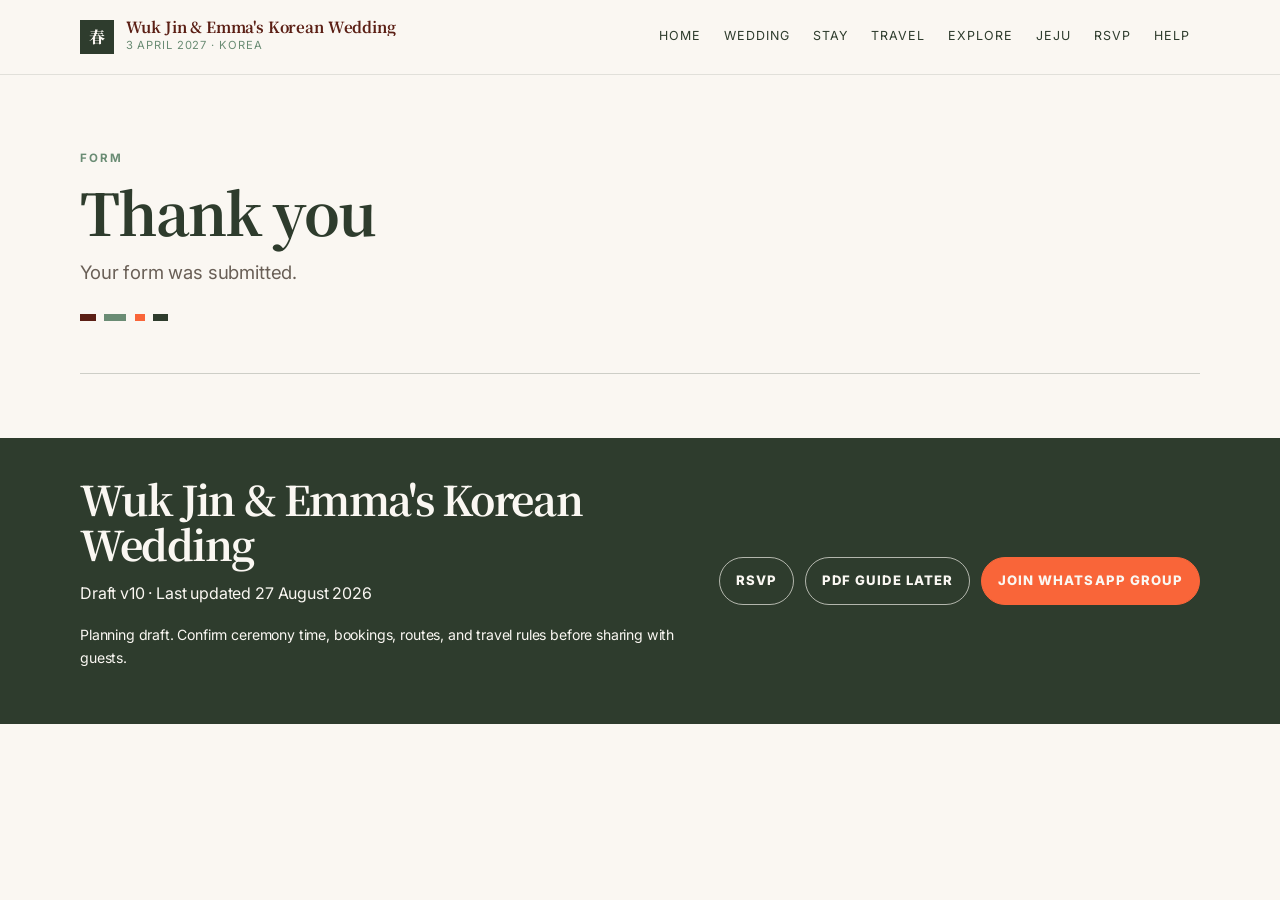
<file: success.html>
<!doctype html>
<html lang="en">
<head>
  <meta charset="utf-8" />
  <meta name="viewport" content="width=device-width, initial-scale=1, viewport-fit=cover" />
  <meta name="robots" content="noindex, nofollow" />
  <meta name="description" content="Wedding travel guide for guests travelling from Europe to Korea." />
  <title>Wuk Jin &amp; Emma's Korean Wedding · Success</title>
  <link rel="preconnect" href="https://fonts.googleapis.com">
  <link rel="preconnect" href="https://fonts.gstatic.com" crossorigin>
  <link href="https://fonts.googleapis.com/css2?family=Inter:wght@400;500;600;700;800&family=Noto+Serif+KR:wght@500;700&display=swap" rel="stylesheet">
  <link rel="stylesheet" href="styles.css" />
  
</head>
<body>
  <a class="skip-link" href="#main">Skip to content</a>
  <header class="site-nav-wrap">
    <nav class="nav" aria-label="Primary navigation">
      <a class="brand" href="index.html" aria-label="Go to home page">
        <span class="brand-mark" aria-hidden="true">春</span>
        <span class="brand-text">
          <strong>Wuk Jin &amp; Emma's Korean Wedding</strong>
          <small>3 April 2027 · Korea</small>
        </span>
      </a>
      <button class="nav-toggle" type="button" aria-expanded="false" aria-controls="nav-menu">Menu</button>
      <div class="nav-menu" id="nav-menu">
<a href="index.html">Home</a>
<a href="wedding.html">Wedding</a>
<a href="stay.html">Stay</a>
<a href="travel.html">Travel</a>
<a href="explore.html">Explore</a>
<a href="jeju.html">Jeju</a>
<a href="rsvp.html">RSVP</a>
<a href="help.html">Help</a>
      </div>
    </nav>
  </header>

  <main id="main">
    
<section class="page-hero section-shell">
  <p class="eyebrow">Form</p>
  <h1>Thank you</h1>
  <p>Your form was submitted.</p>
</section>

  </main>

  <footer class="site-footer">
    <div class="section-shell footer-grid">
      <div>
        <h2>Wuk Jin &amp; Emma's Korean Wedding</h2>
        <p>Draft v10 · Last updated 27 August 2026</p>
        <p class="microcopy">Planning draft. Confirm ceremony time, bookings, routes, and travel rules before sharing with guests.</p>
      </div>
      <div class="footer-actions">
        <a class="button" href="rsvp.html">RSVP</a>
        <a class="button button-soft" href="#" aria-disabled="true">PDF guide later</a>
        <a class="button button-primary" href="https://chat.whatsapp.com/J2dSPjKPdam8qmUr6eYeJn?s=cl&p=i&mlu=4" target="_blank" rel="noopener">Join WhatsApp group</a>
      </div>
    </div>
  </footer>
  <div class="toast" role="status" aria-live="polite"></div>
  <script src="script.js"></script>
</body>
</html>
</file>
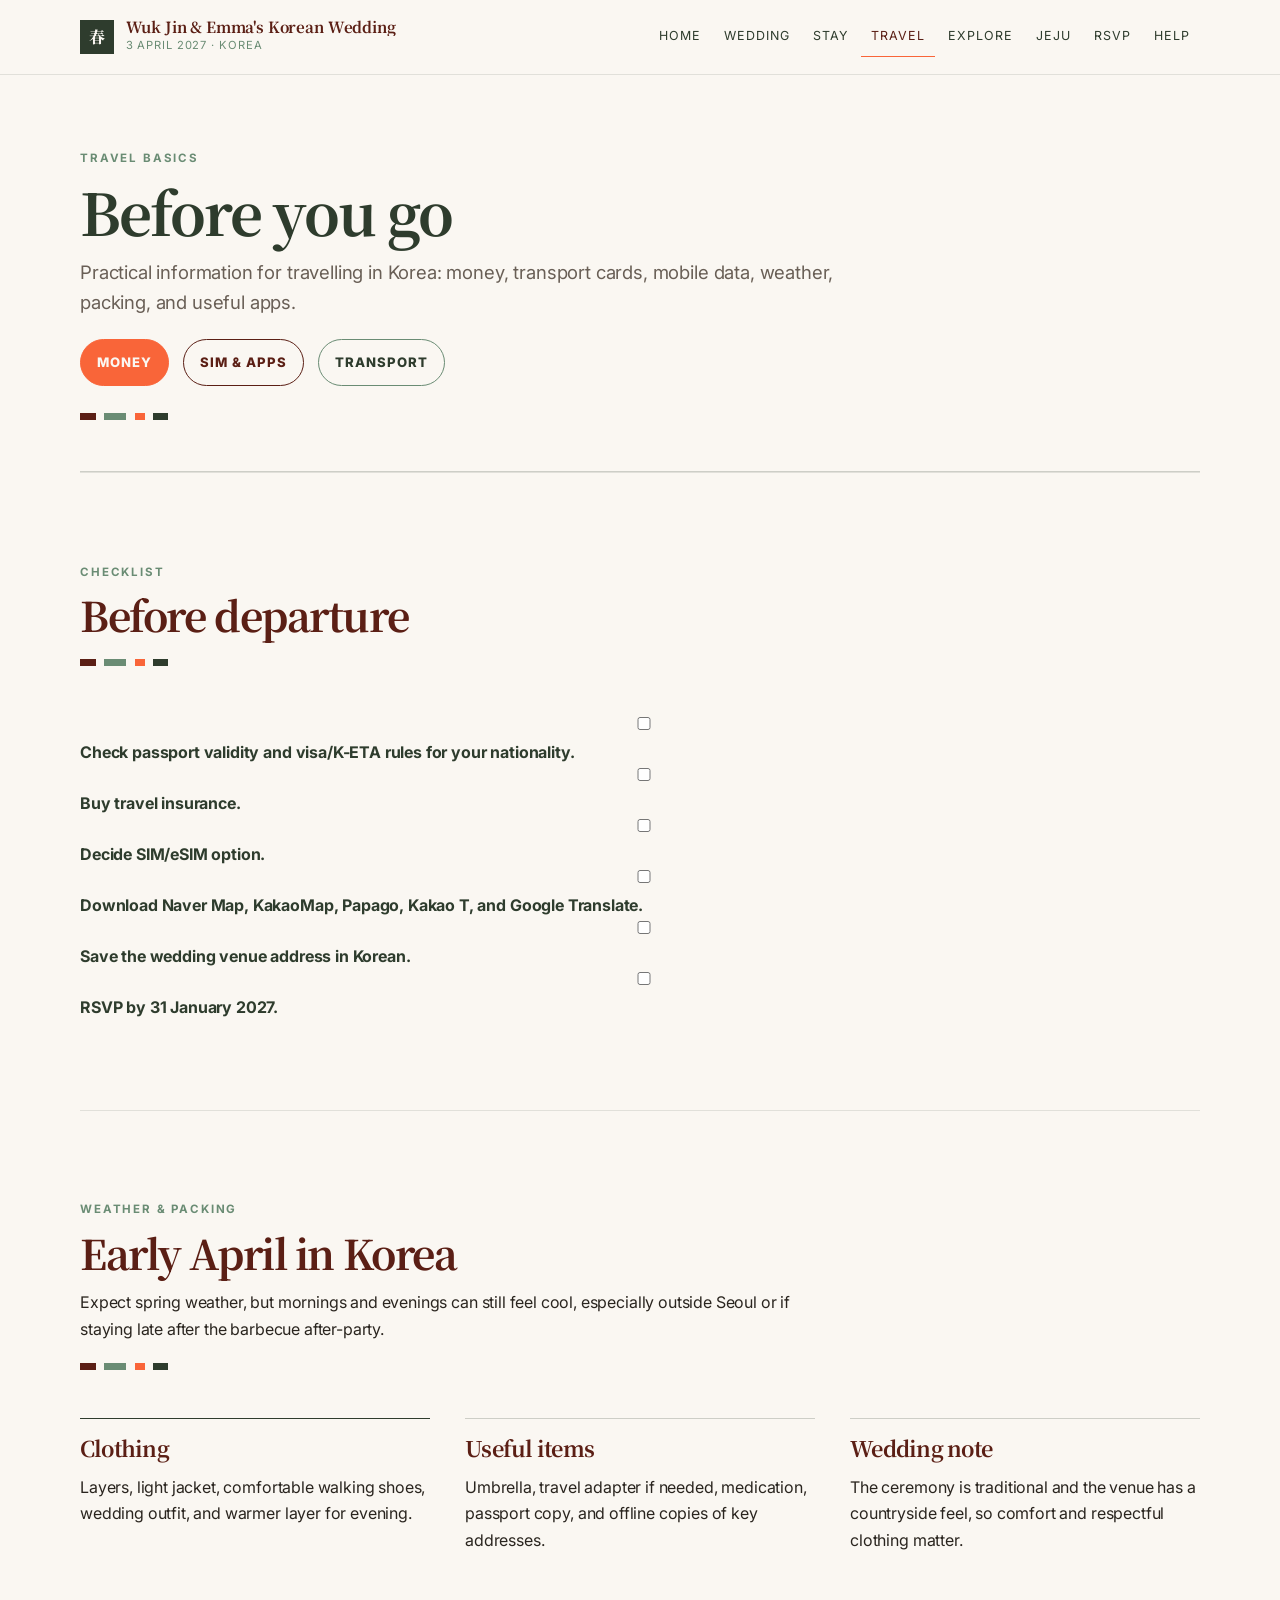
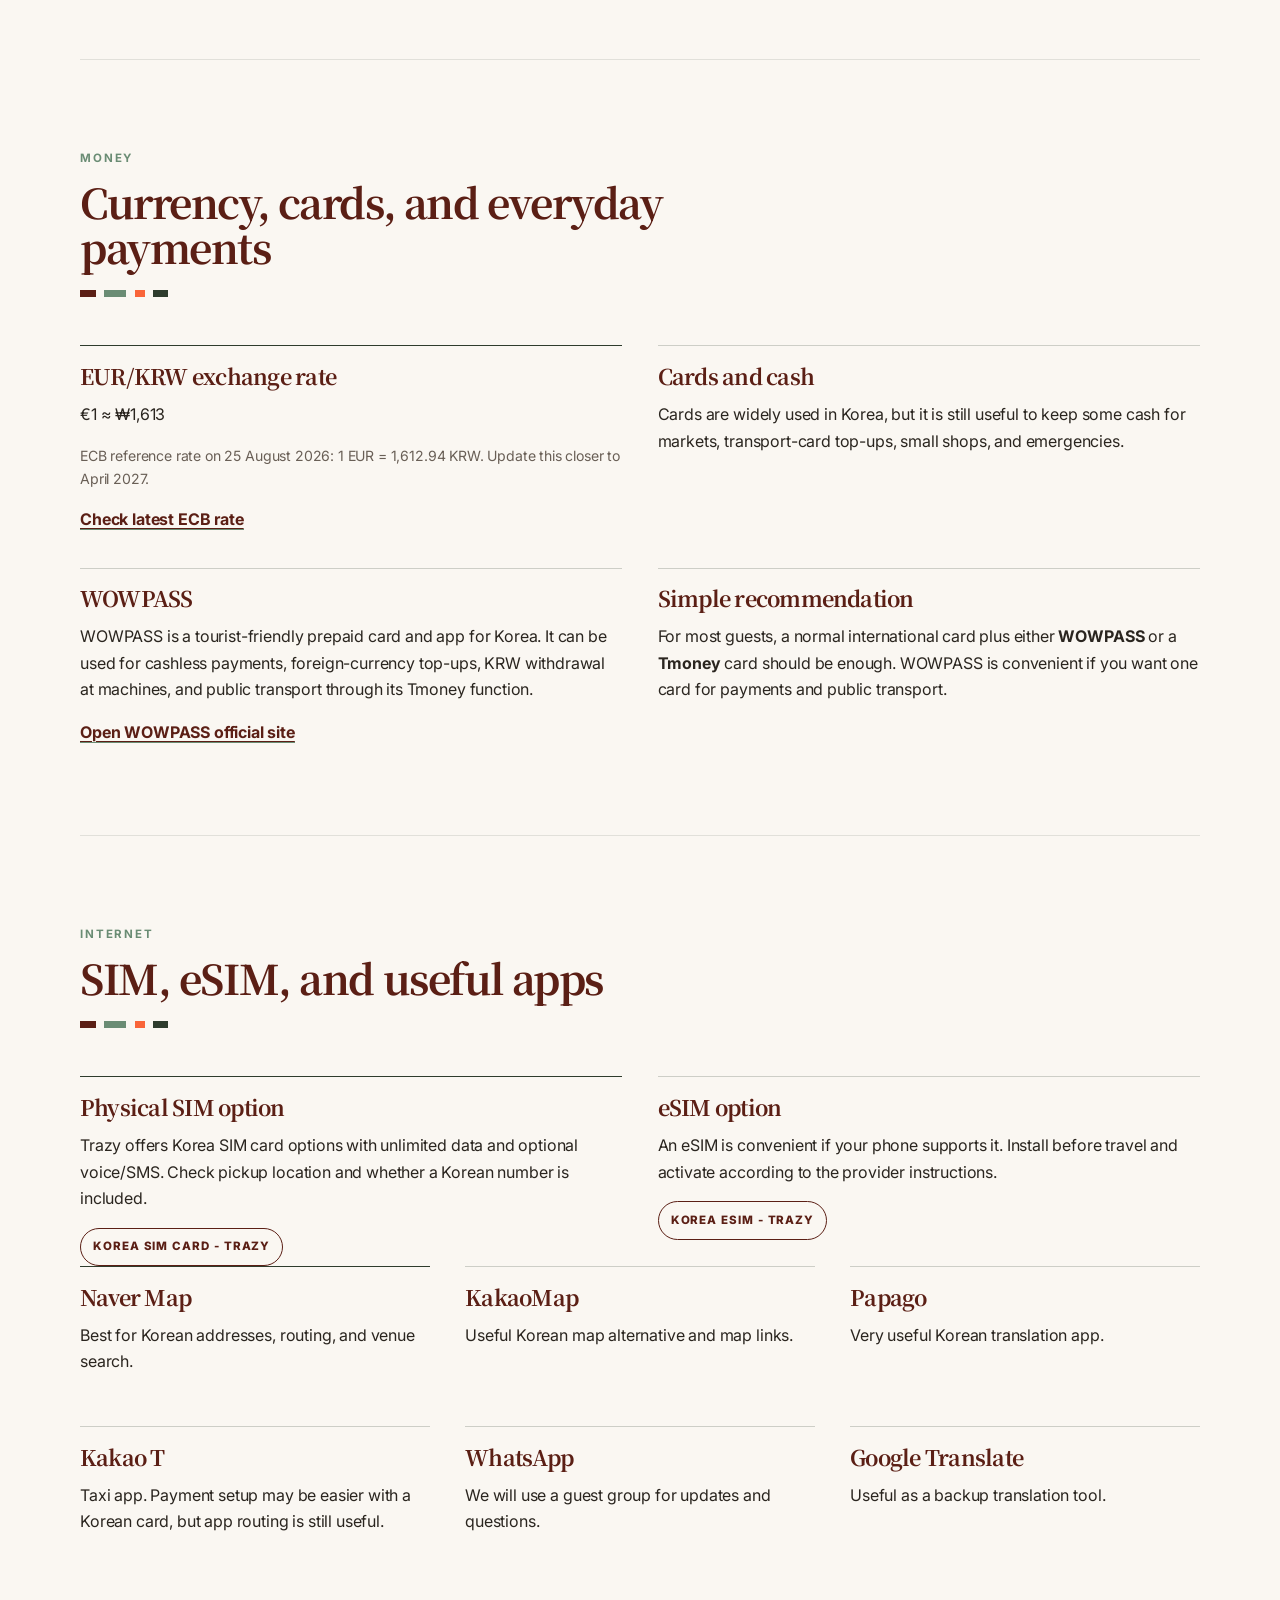
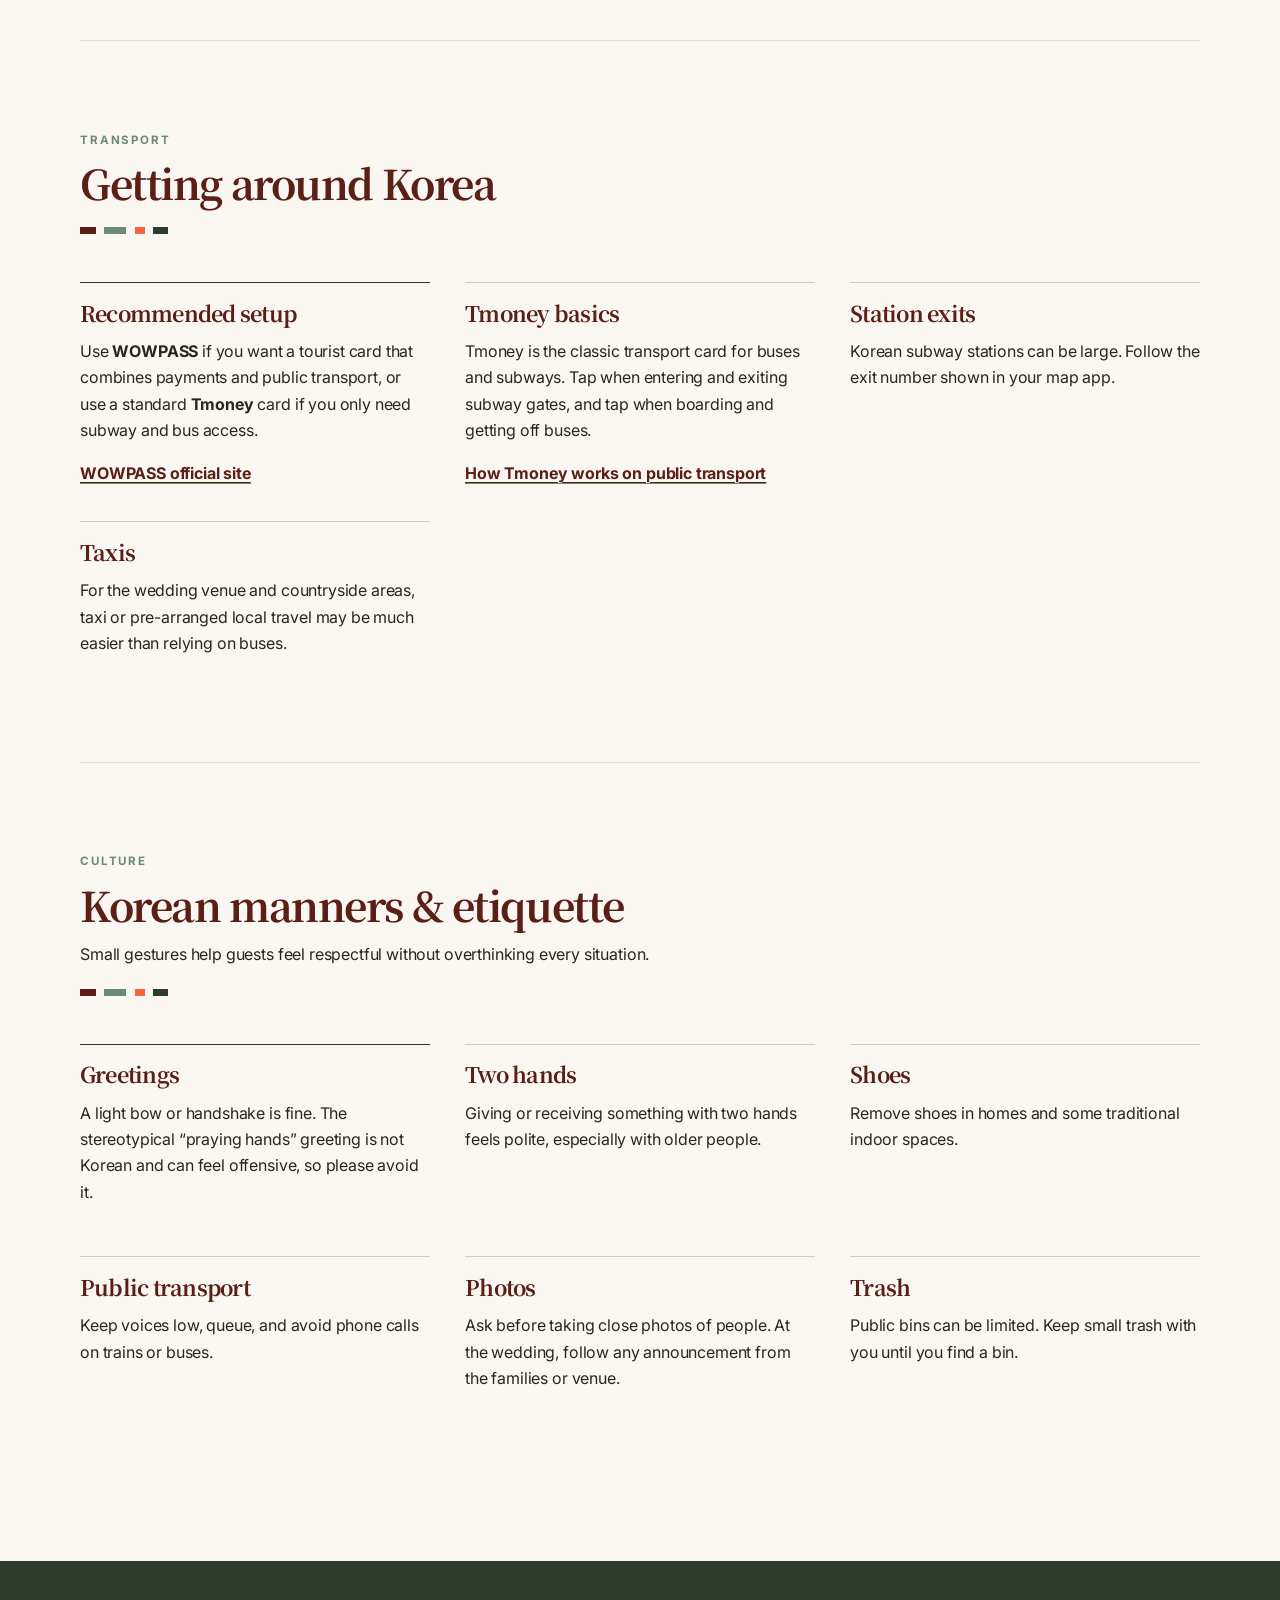
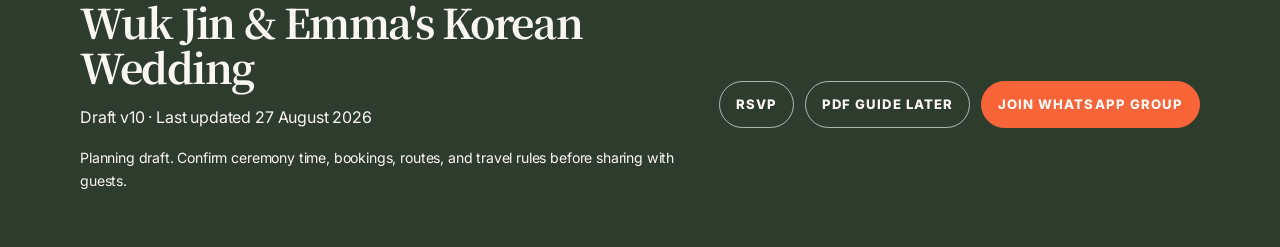
<file: travel.html>
<!doctype html>
<html lang="en">
<head>
  <meta charset="utf-8" />
  <meta name="viewport" content="width=device-width, initial-scale=1, viewport-fit=cover" />
  <meta name="robots" content="noindex, nofollow" />
  <meta name="description" content="Wedding travel guide for guests travelling from Europe to Korea." />
  <title>Wuk Jin &amp; Emma's Korean Wedding · Travel</title>
  <link rel="preconnect" href="https://fonts.googleapis.com">
  <link rel="preconnect" href="https://fonts.gstatic.com" crossorigin>
  <link href="https://fonts.googleapis.com/css2?family=Inter:wght@400;500;600;700;800&family=Noto+Serif+KR:wght@500;700&display=swap" rel="stylesheet">
  <link rel="stylesheet" href="styles.css" />
  
</head>
<body>
  <a class="skip-link" href="#main">Skip to content</a>
  <header class="site-nav-wrap">
    <nav class="nav" aria-label="Primary navigation">
      <a class="brand" href="index.html" aria-label="Go to home page">
        <span class="brand-mark" aria-hidden="true">春</span>
        <span class="brand-text">
          <strong>Wuk Jin &amp; Emma's Korean Wedding</strong>
          <small>3 April 2027 · Korea</small>
        </span>
      </a>
      <button class="nav-toggle" type="button" aria-expanded="false" aria-controls="nav-menu">Menu</button>
      <div class="nav-menu" id="nav-menu">
<a href="index.html">Home</a>
<a href="wedding.html">Wedding</a>
<a href="stay.html">Stay</a>
<a href="travel.html" aria-current="page">Travel</a>
<a href="explore.html">Explore</a>
<a href="jeju.html">Jeju</a>
<a href="rsvp.html">RSVP</a>
<a href="help.html">Help</a>
      </div>
    </nav>
  </header>

  <main id="main">
    
<section class="page-hero section-shell">
  <p class="eyebrow">Travel basics</p>
  <h1>Before you go</h1>
  <p>Practical information for travelling in Korea: money, transport cards, mobile data, weather, packing, and useful apps.</p>
  <div class="button-row"><a class="button button-primary" href="#money">Money</a><a class="button" href="#internet">SIM & Apps</a><a class="button button-soft" href="#transport">Transport</a></div>
</section>

<section class="section-shell section">
  <div class="section-heading"><p class="eyebrow">Checklist</p><h2>Before departure</h2></div>
  <div class="checklist-card" data-checklist="departure">
    <label><input type="checkbox"> Check passport validity and visa/K-ETA rules for your nationality.</label>
    <label><input type="checkbox"> Buy travel insurance.</label>
    <label><input type="checkbox"> Decide SIM/eSIM option.</label>
    <label><input type="checkbox"> Download Naver Map, KakaoMap, Papago, Kakao T, and Google Translate.</label>
    <label><input type="checkbox"> Save the wedding venue address in Korean.</label>
    <label><input type="checkbox"> RSVP by 31 January 2027.</label>
  </div>
</section>

<section class="section-shell section">
  <div class="section-heading"><p class="eyebrow">Weather & packing</p><h2>Early April in Korea</h2><p>Expect spring weather, but mornings and evenings can still feel cool, especially outside Seoul or if staying late after the barbecue after-party.</p></div>
  <div class="cards three">
    <article class="info-card"><h3>Clothing</h3><p>Layers, light jacket, comfortable walking shoes, wedding outfit, and warmer layer for evening.</p></article>
    <article class="info-card"><h3>Useful items</h3><p>Umbrella, travel adapter if needed, medication, passport copy, and offline copies of key addresses.</p></article>
    <article class="info-card"><h3>Wedding note</h3><p>The ceremony is traditional and the venue has a countryside feel, so comfort and respectful clothing matter.</p></article>
  </div>
</section>

<section class="section-shell section" id="money">
  <div class="section-heading"><p class="eyebrow">Money</p><h2>Currency, cards, and everyday payments</h2></div>
  <div class="cards two">
    <article class="info-card rate-card"><h3>EUR/KRW exchange rate</h3><p class="rate-display">€1 ≈ ₩1,613</p><p class="microcopy">ECB reference rate on 25 August 2026: 1 EUR = 1,612.94 KRW. Update this closer to April 2027.</p><a class="text-button" href="https://www.ecb.europa.eu/stats/policy_and_exchange_rates/euro_reference_exchange_rates/html/index.en.html" target="_blank" rel="noopener">Check latest ECB rate</a></article>
    <article class="info-card"><h3>Cards and cash</h3><p>Cards are widely used in Korea, but it is still useful to keep some cash for markets, transport-card top-ups, small shops, and emergencies.</p></article>
    <article class="info-card"><h3>WOWPASS</h3><p>WOWPASS is a tourist-friendly prepaid card and app for Korea. It can be used for cashless payments, foreign-currency top-ups, KRW withdrawal at machines, and public transport through its Tmoney function.</p><a class="text-button" href="https://www.wowpass.io/en" target="_blank" rel="noopener">Open WOWPASS official site</a></article>
    <article class="info-card"><h3>Simple recommendation</h3><p>For most guests, a normal international card plus either <strong>WOWPASS</strong> or a <strong>Tmoney</strong> card should be enough. WOWPASS is convenient if you want one card for payments and public transport.</p></article>
  </div>
</section>

<section class="section-shell section" id="sim">
  <div class="section-heading"><p class="eyebrow">Internet</p><h2>SIM, eSIM, and useful apps</h2></div>
  <div class="cards two">
    <article class="info-card"><h3>Physical SIM option</h3><p>Trazy offers Korea SIM card options with unlimited data and optional voice/SMS. Check pickup location and whether a Korean number is included.</p><a class="button mini" href="https://www.trazy.com/experience/detail/korea-sim-card-unlimited-data-voice-call-sms" target="_blank" rel="noopener">Korea SIM card - Trazy</a></article>
    <article class="info-card"><h3>eSIM option</h3><p>An eSIM is convenient if your phone supports it. Install before travel and activate according to the provider instructions.</p><a class="button mini" href="https://www.trazy.com/experience/detail/korea-unlimited-esim-optional-voice" target="_blank" rel="noopener">Korea eSIM - Trazy</a></article>
  </div>
  <div class="cards three app-grid">
    <article class="info-card"><h3>Naver Map</h3><p>Best for Korean addresses, routing, and venue search.</p></article>
    <article class="info-card"><h3>KakaoMap</h3><p>Useful Korean map alternative and map links.</p></article>
    <article class="info-card"><h3>Papago</h3><p>Very useful Korean translation app.</p></article>
    <article class="info-card"><h3>Kakao T</h3><p>Taxi app. Payment setup may be easier with a Korean card, but app routing is still useful.</p></article>
    <article class="info-card"><h3>WhatsApp</h3><p>We will use a guest group for updates and questions.</p></article>
    <article class="info-card"><h3>Google Translate</h3><p>Useful as a backup translation tool.</p></article>
  </div>
</section>

<section class="section-shell section">
  <div class="section-heading"><p class="eyebrow">Transport</p><h2>Getting around Korea</h2></div>
  <div class="cards three">
    <article class="info-card"><h3>Recommended setup</h3><p>Use <strong>WOWPASS</strong> if you want a tourist card that combines payments and public transport, or use a standard <strong>Tmoney</strong> card if you only need subway and bus access.</p><a class="text-button" href="https://www.wowpass.io/en" target="_blank" rel="noopener">WOWPASS official site</a></article>
    <article class="info-card"><h3>Tmoney basics</h3><p>Tmoney is the classic transport card for buses and subways. Tap when entering and exiting subway gates, and tap when boarding and getting off buses.</p><a class="text-button" href="https://english1.visitkorea.or.kr/enu/TRP/TP_ENG_8_1_1.jsp" target="_blank" rel="noopener">How Tmoney works on public transport</a></article>
    <article class="info-card"><h3>Station exits</h3><p>Korean subway stations can be large. Follow the exit number shown in your map app.</p></article>
    <article class="info-card"><h3>Taxis</h3><p>For the wedding venue and countryside areas, taxi or pre-arranged local travel may be much easier than relying on buses.</p></article>
  </div>
</section>

<section class="section-shell section" id="etiquette">
  <div class="section-heading"><p class="eyebrow">Culture</p><h2>Korean manners & etiquette</h2><p>Small gestures help guests feel respectful without overthinking every situation.</p></div>
  <div class="cards three">
    <article class="info-card"><h3>Greetings</h3><p>A light bow or handshake is fine. The stereotypical “praying hands” greeting is not Korean and can feel offensive, so please avoid it.</p></article>
    <article class="info-card"><h3>Two hands</h3><p>Giving or receiving something with two hands feels polite, especially with older people.</p></article>
    <article class="info-card"><h3>Shoes</h3><p>Remove shoes in homes and some traditional indoor spaces.</p></article>
    <article class="info-card"><h3>Public transport</h3><p>Keep voices low, queue, and avoid phone calls on trains or buses.</p></article>
    <article class="info-card"><h3>Photos</h3><p>Ask before taking close photos of people. At the wedding, follow any announcement from the families or venue.</p></article>
    <article class="info-card"><h3>Trash</h3><p>Public bins can be limited. Keep small trash with you until you find a bin.</p></article>
  </div>
</section>

  </main>

  <footer class="site-footer">
    <div class="section-shell footer-grid">
      <div>
        <h2>Wuk Jin &amp; Emma's Korean Wedding</h2>
        <p>Draft v10 · Last updated 27 August 2026</p>
        <p class="microcopy">Planning draft. Confirm ceremony time, bookings, routes, and travel rules before sharing with guests.</p>
      </div>
      <div class="footer-actions">
        <a class="button" href="rsvp.html">RSVP</a>
        <a class="button button-soft" href="#" aria-disabled="true">PDF guide later</a>
        <a class="button button-primary" href="https://chat.whatsapp.com/J2dSPjKPdam8qmUr6eYeJn?s=cl&p=i&mlu=4" target="_blank" rel="noopener">Join WhatsApp group</a>
      </div>
    </div>
  </footer>
  <div class="toast" role="status" aria-live="polite"></div>
  <script src="script.js"></script>
</body>
</html>
</file>
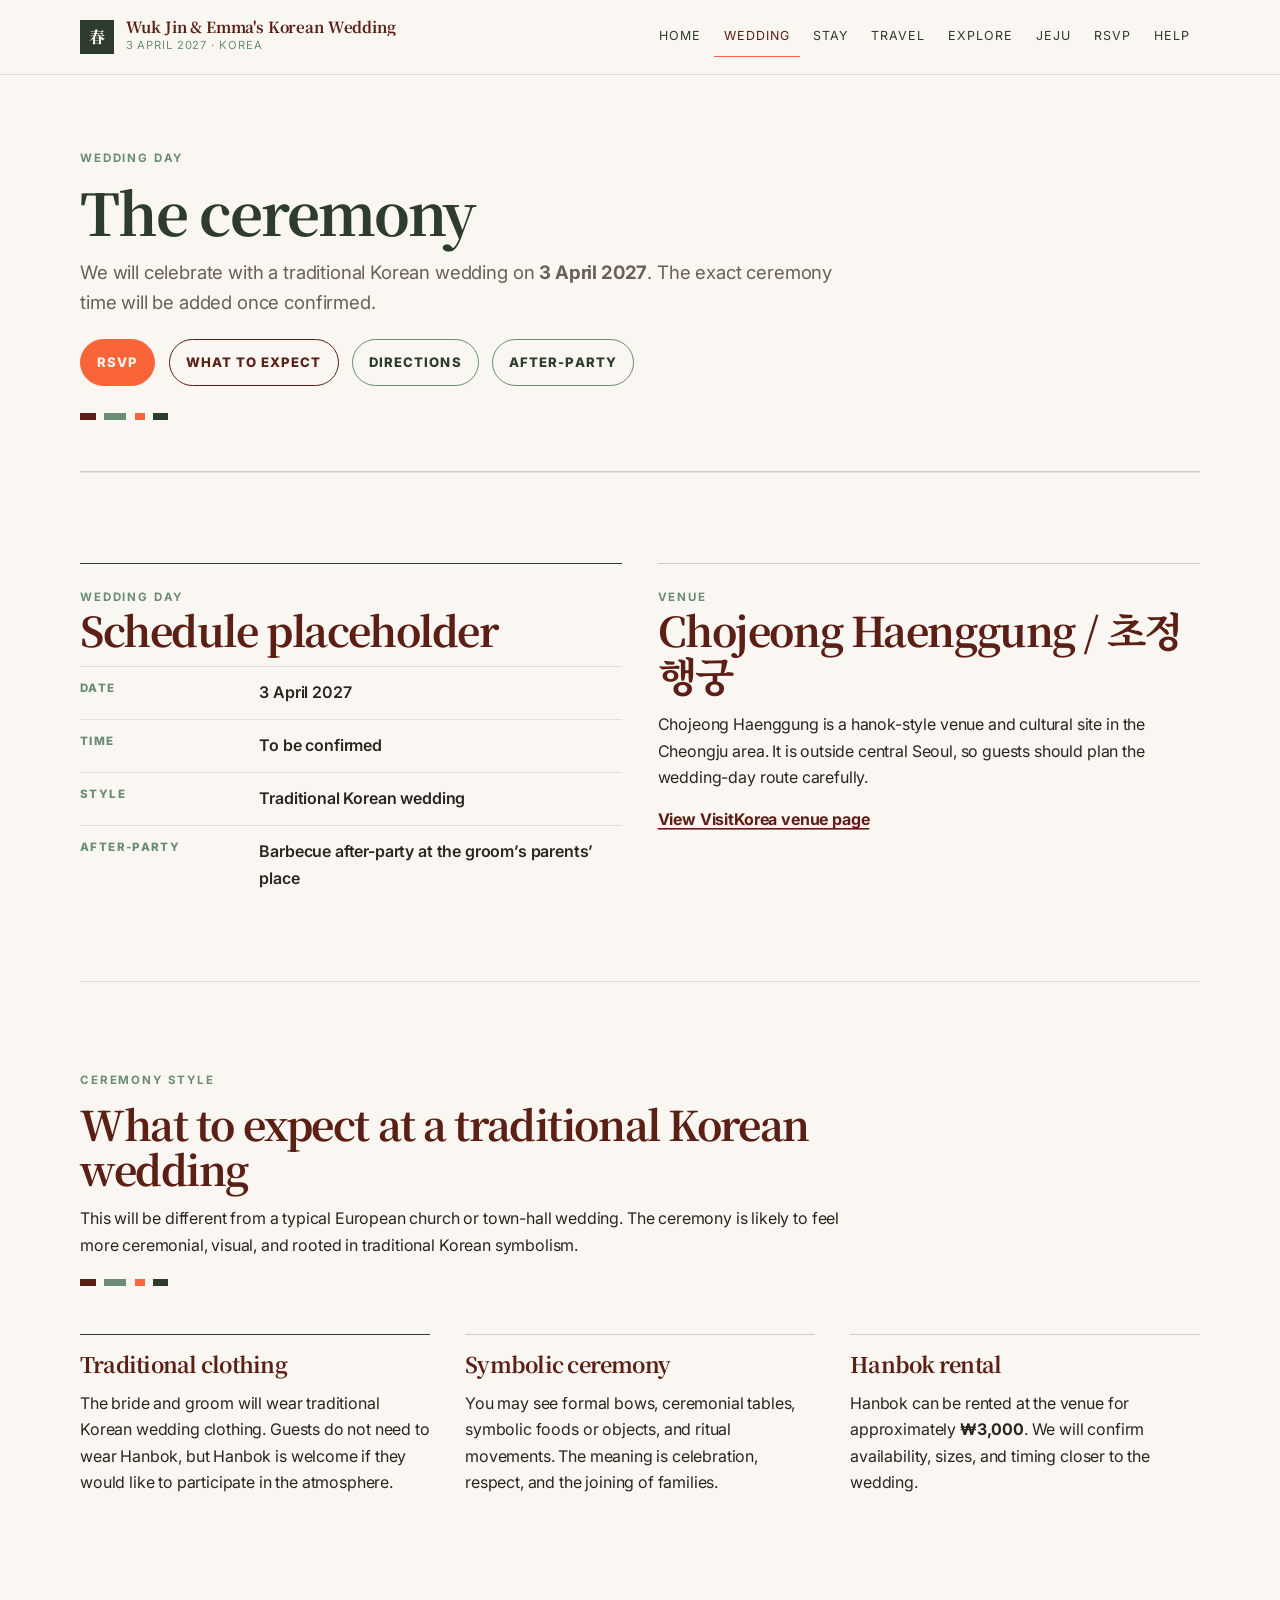
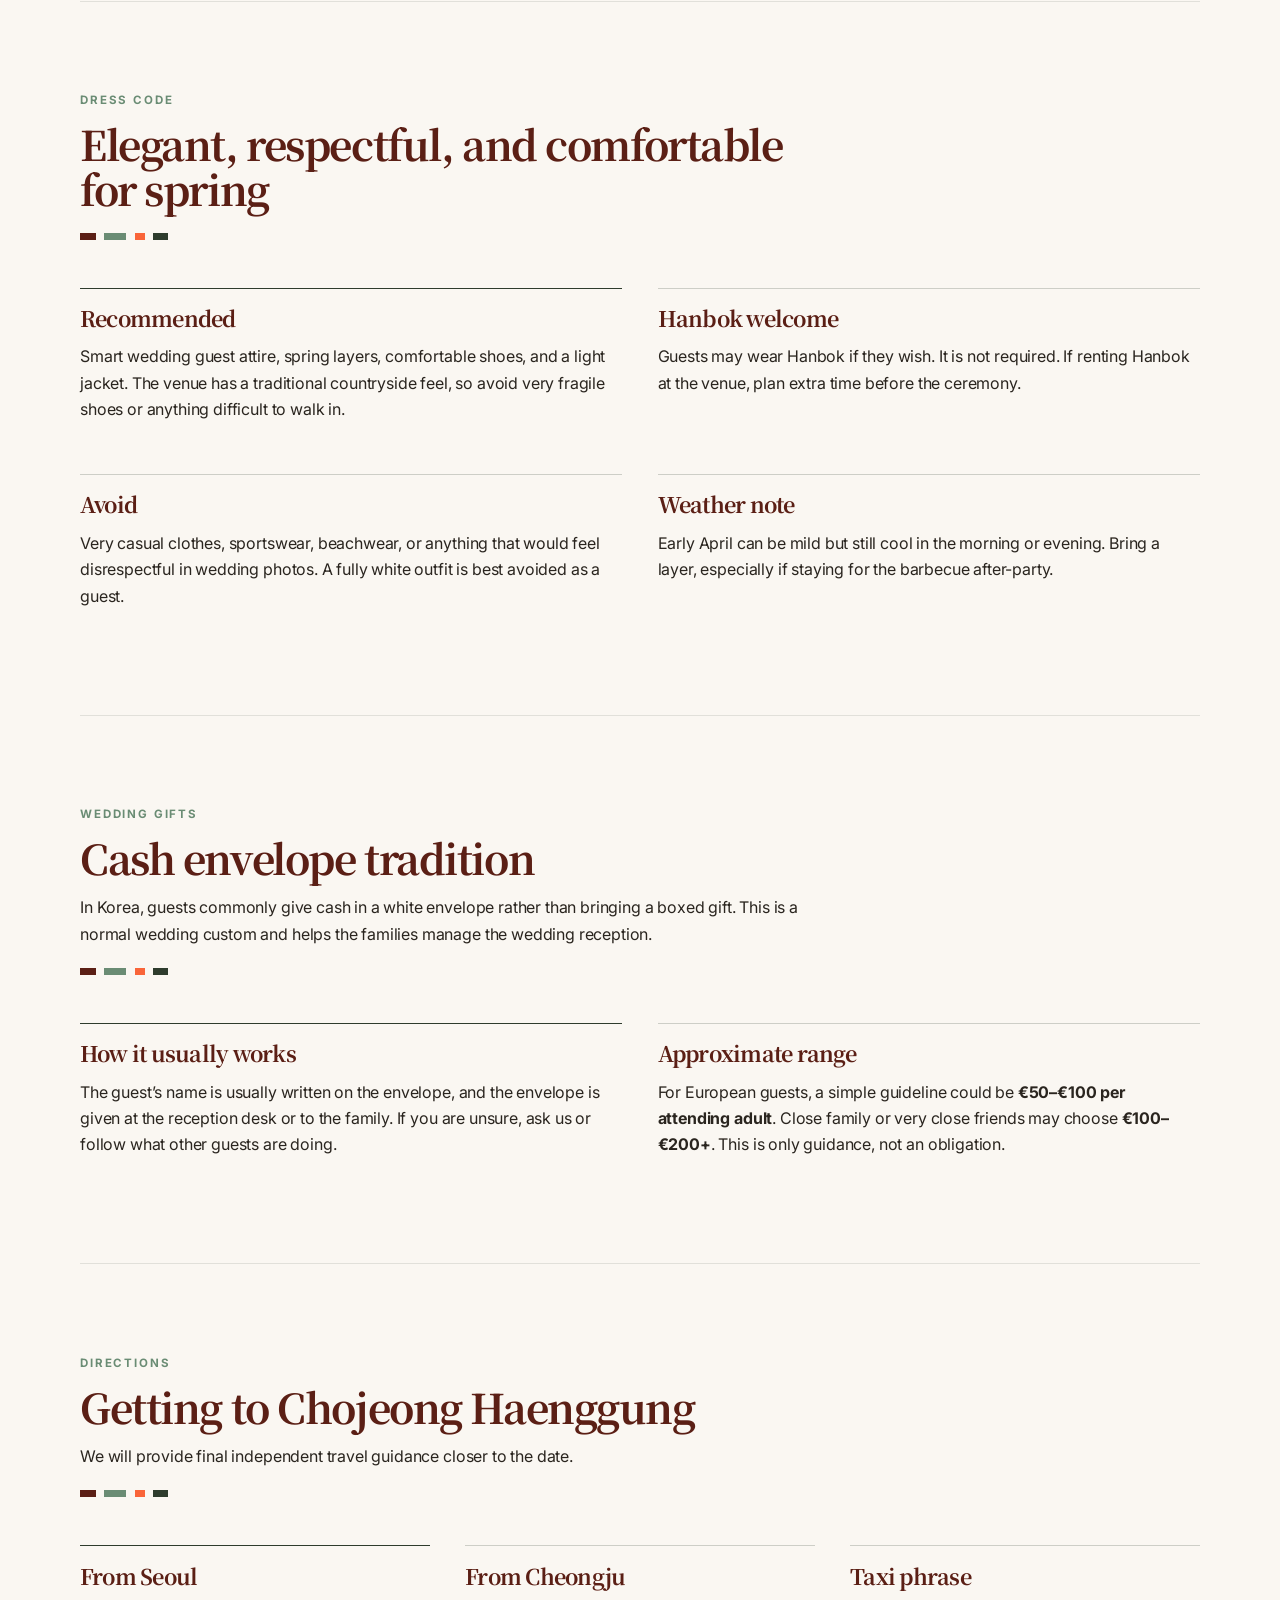
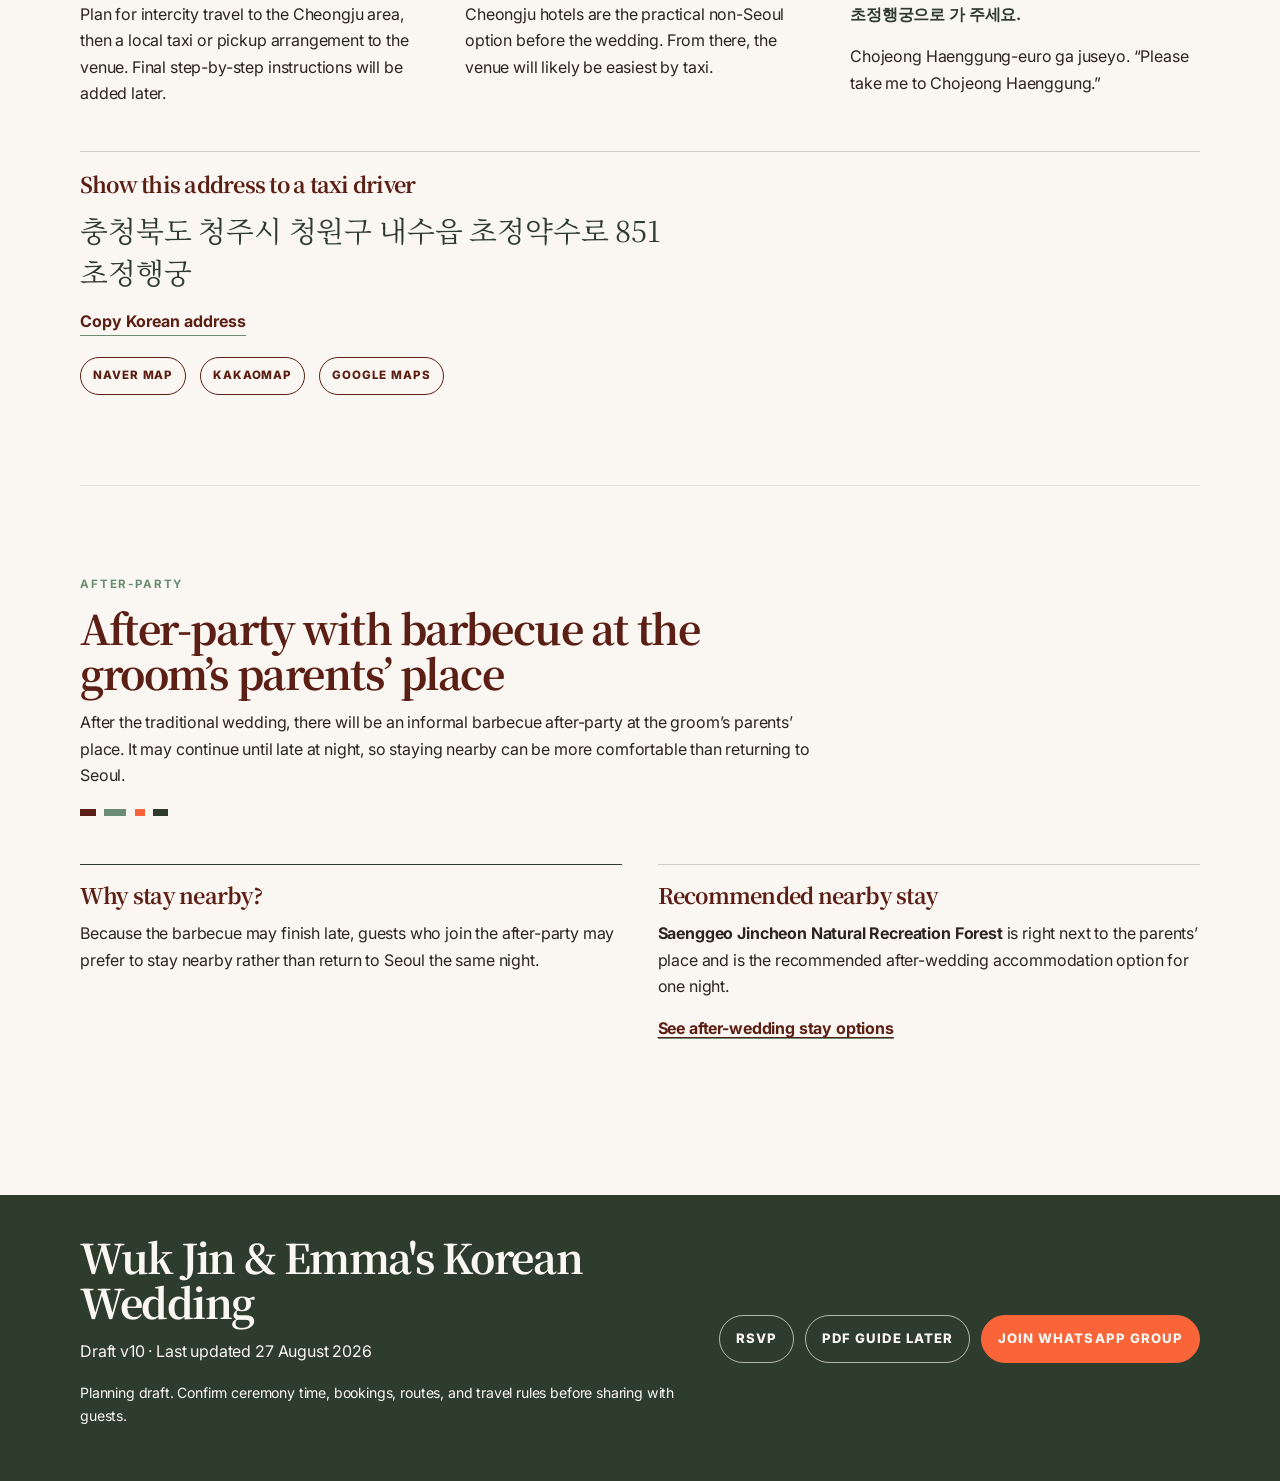
<file: wedding.html>
<!doctype html>
<html lang="en">
<head>
  <meta charset="utf-8" />
  <meta name="viewport" content="width=device-width, initial-scale=1, viewport-fit=cover" />
  <meta name="robots" content="noindex, nofollow" />
  <meta name="description" content="Wedding travel guide for guests travelling from Europe to Korea." />
  <title>Wuk Jin &amp; Emma's Korean Wedding · Wedding</title>
  <link rel="preconnect" href="https://fonts.googleapis.com">
  <link rel="preconnect" href="https://fonts.gstatic.com" crossorigin>
  <link href="https://fonts.googleapis.com/css2?family=Inter:wght@400;500;600;700;800&family=Noto+Serif+KR:wght@500;700&display=swap" rel="stylesheet">
  <link rel="stylesheet" href="styles.css" />
  
</head>
<body>
  <a class="skip-link" href="#main">Skip to content</a>
  <header class="site-nav-wrap">
    <nav class="nav" aria-label="Primary navigation">
      <a class="brand" href="index.html" aria-label="Go to home page">
        <span class="brand-mark" aria-hidden="true">春</span>
        <span class="brand-text">
          <strong>Wuk Jin &amp; Emma's Korean Wedding</strong>
          <small>3 April 2027 · Korea</small>
        </span>
      </a>
      <button class="nav-toggle" type="button" aria-expanded="false" aria-controls="nav-menu">Menu</button>
      <div class="nav-menu" id="nav-menu">
<a href="index.html">Home</a>
<a href="wedding.html" aria-current="page">Wedding</a>
<a href="stay.html">Stay</a>
<a href="travel.html">Travel</a>
<a href="explore.html">Explore</a>
<a href="jeju.html">Jeju</a>
<a href="rsvp.html">RSVP</a>
<a href="help.html">Help</a>
      </div>
    </nav>
  </header>

  <main id="main">
    
<section class="page-hero section-shell">
  <p class="eyebrow">Wedding day</p>
  <h1>The ceremony</h1>
  <p>We will celebrate with a traditional Korean wedding on <strong>3 April 2027</strong>. The exact ceremony time will be added once confirmed.</p>
  <div class="button-row"><a class="button button-primary" href="rsvp.html">RSVP</a><a class="button" href="#traditional-wedding">What to expect</a><a class="button button-soft" href="#directions">Directions</a><a class="button button-soft" href="#after-party">After-party</a></div>
</section>

<section class="section-shell section cards two">
  <article class="info-card">
    <span class="card-kicker">Wedding day</span>
    <h2>Schedule placeholder</h2>
    <dl class="quick-facts">
      <div><dt>Date</dt><dd>3 April 2027</dd></div>
      <div><dt>Time</dt><dd>To be confirmed</dd></div>
      <div><dt>Style</dt><dd>Traditional Korean wedding</dd></div>
      <div><dt>After-party</dt><dd>Barbecue after-party at the groom’s parents’ place</dd></div>
    </dl>
  </article>
  <article class="info-card">
    <span class="card-kicker">Venue</span>
    <h2>Chojeong Haenggung / 초정행궁</h2>
    <p>Chojeong Haenggung is a hanok-style venue and cultural site in the Cheongju area. It is outside central Seoul, so guests should plan the wedding-day route carefully.</p>
    <a class="text-button" href="https://english.visitkorea.or.kr/svc/whereToGo/locIntrdn/rgnContentsView.do?vcontsId=45110" target="_blank" rel="noopener">View VisitKorea venue page</a>
  </article>
</section>

<section class="section-shell section" id="traditional-wedding">
  <div class="section-heading">
    <p class="eyebrow">Ceremony style</p>
    <h2>What to expect at a traditional Korean wedding</h2>
    <p>This will be different from a typical European church or town-hall wedding. The ceremony is likely to feel more ceremonial, visual, and rooted in traditional Korean symbolism.</p>
  </div>
  <div class="cards three">
    <article class="info-card"><h3>Traditional clothing</h3><p>The bride and groom will wear traditional Korean wedding clothing. Guests do not need to wear Hanbok, but Hanbok is welcome if they would like to participate in the atmosphere.</p></article>
    <article class="info-card"><h3>Symbolic ceremony</h3><p>You may see formal bows, ceremonial tables, symbolic foods or objects, and ritual movements. The meaning is celebration, respect, and the joining of families.</p></article>
    <article class="info-card"><h3>Hanbok rental</h3><p>Hanbok can be rented at the venue for approximately <strong>₩3,000</strong>. We will confirm availability, sizes, and timing closer to the wedding.</p></article>
  </div>
</section>

<section class="section-shell section">
  <div class="section-heading">
    <p class="eyebrow">Dress code</p>
    <h2>Elegant, respectful, and comfortable for spring</h2>
  </div>
  <div class="cards two">
    <article class="info-card"><h3>Recommended</h3><p>Smart wedding guest attire, spring layers, comfortable shoes, and a light jacket. The venue has a traditional countryside feel, so avoid very fragile shoes or anything difficult to walk in.</p></article>
    <article class="info-card"><h3>Hanbok welcome</h3><p>Guests may wear Hanbok if they wish. It is not required. If renting Hanbok at the venue, plan extra time before the ceremony.</p></article>
    <article class="info-card"><h3>Avoid</h3><p>Very casual clothes, sportswear, beachwear, or anything that would feel disrespectful in wedding photos. A fully white outfit is best avoided as a guest.</p></article>
    <article class="info-card"><h3>Weather note</h3><p>Early April can be mild but still cool in the morning or evening. Bring a layer, especially if staying for the barbecue after-party.</p></article>
  </div>
</section>

<section class="section-shell section" id="wedding-gifts">
  <div class="section-heading">
    <p class="eyebrow">Wedding gifts</p>
    <h2>Cash envelope tradition</h2>
    <p>In Korea, guests commonly give cash in a white envelope rather than bringing a boxed gift. This is a normal wedding custom and helps the families manage the wedding reception.</p>
  </div>
  <div class="cards two">
    <article class="info-card"><h3>How it usually works</h3><p>The guest’s name is usually written on the envelope, and the envelope is given at the reception desk or to the family. If you are unsure, ask us or follow what other guests are doing.</p></article>
    <article class="info-card"><h3>Approximate range</h3><p>For European guests, a simple guideline could be <strong>€50–€100 per attending adult</strong>. Close family or very close friends may choose <strong>€100–€200+</strong>. This is only guidance, not an obligation.</p></article>
  </div>
</section>

<section class="section-shell section" id="directions">
  <div class="section-heading">
    <p class="eyebrow">Directions</p>
    <h2>Getting to Chojeong Haenggung</h2>
    <p>We will provide final independent travel guidance closer to the date.</p>
  </div>
  <div class="cards three">
    <article class="info-card"><h3>From Seoul</h3><p>Plan for intercity travel to the Cheongju area, then a local taxi or pickup arrangement to the venue. Final step-by-step instructions will be added later.</p></article>
    <article class="info-card"><h3>From Cheongju</h3><p>Cheongju hotels are the practical non-Seoul option before the wedding. From there, the venue will likely be easiest by taxi.</p></article>
    <article class="info-card"><h3>Taxi phrase</h3><p class="address-line">초정행궁으로 가 주세요.</p><p>Chojeong Haenggung-euro ga juseyo. “Please take me to Chojeong Haenggung.”</p></article>
  </div>
  <div class="map-card">
    <h3>Show this address to a taxi driver</h3>
    <p class="korean-big">충청북도 청주시 청원구 내수읍 초정약수로 851<br>초정행궁</p>
    <button class="text-button copy-button" data-copy="충청북도 청주시 청원구 내수읍 초정약수로 851 초정행궁" data-toast="Korean venue address copied">Copy Korean address</button>
    <div class="button-row"><a class="button mini" href="https://map.naver.com/p/search/%EC%B4%88%EC%A0%95%ED%96%89%EA%B6%81" target="_blank" rel="noopener">Naver Map</a><a class="button mini" href="https://map.kakao.com/link/search/%EC%B4%88%EC%A0%95%ED%96%89%EA%B6%81" target="_blank" rel="noopener">KakaoMap</a><a class="button mini" href="https://www.google.com/maps/search/?api=1&query=%EC%B4%88%EC%A0%95%ED%96%89%EA%B6%81" target="_blank" rel="noopener">Google Maps</a></div>
  </div>
</section>

<section class="section-shell section" id="after-party">
  <div class="section-heading">
    <p class="eyebrow">After-party</p>
    <h2>After-party with barbecue at the groom’s parents’ place</h2>
    <p>After the traditional wedding, there will be an informal barbecue after-party at the groom’s parents’ place. It may continue until late at night, so staying nearby can be more comfortable than returning to Seoul.</p>
  </div>
  <div class="cards two">
    <article class="info-card"><h3>Why stay nearby?</h3><p>Because the barbecue may finish late, guests who join the after-party may prefer to stay nearby rather than return to Seoul the same night.</p></article>
    <article class="info-card"><h3>Recommended nearby stay</h3><p><strong>Saenggeo Jincheon Natural Recreation Forest</strong> is right next to the parents’ place and is the recommended after-wedding accommodation option for one night.</p><a class="text-button" href="stay.html#after-wedding">See after-wedding stay options</a></article>
  </div>
</section>

  </main>

  <footer class="site-footer">
    <div class="section-shell footer-grid">
      <div>
        <h2>Wuk Jin &amp; Emma's Korean Wedding</h2>
        <p>Draft v10 · Last updated 27 August 2026</p>
        <p class="microcopy">Planning draft. Confirm ceremony time, bookings, routes, and travel rules before sharing with guests.</p>
      </div>
      <div class="footer-actions">
        <a class="button" href="rsvp.html">RSVP</a>
        <a class="button button-soft" href="#" aria-disabled="true">PDF guide later</a>
        <a class="button button-primary" href="https://chat.whatsapp.com/J2dSPjKPdam8qmUr6eYeJn?s=cl&p=i&mlu=4" target="_blank" rel="noopener">Join WhatsApp group</a>
      </div>
    </div>
  </footer>
  <div class="toast" role="status" aria-live="polite"></div>
  <script src="script.js"></script>
</body>
</html>
</file>
<file: styles.css>
:root{
  --dark-red:#5B1F15;
  --coral:#F96539;
  --dark-green:#2E3C2D;
  --sage:#6A8C74;
  --pale-pink:#F5E8EF;
  --parchment:#FAF7F2;
  --ivory:#FFFDF9;
  --ink:#2a251f;
  --muted:#695f56;
  --line:rgba(46,60,45,.22);
  --soft-line:rgba(46,60,45,.12);
  --nav-height:74px;
  --container:1120px;
}

*{box-sizing:border-box}
html{scroll-behavior:smooth;overflow-x:hidden;background:var(--parchment)}
body{
  margin:0;
  min-width:0;
  overflow-x:hidden;
  background:var(--parchment);
  color:var(--ink);
  font-family:Inter,system-ui,-apple-system,BlinkMacSystemFont,"Segoe UI",sans-serif;
  line-height:1.65;
  letter-spacing:-.01em;
}
body::before,body::after{display:none!important;content:none!important}
img,svg,video,iframe{max-width:100%;height:auto}
a{color:var(--dark-red);text-decoration-thickness:1px;text-underline-offset:.18em;transition:color .18s ease, border-color .18s ease, background .18s ease}
a:hover{color:var(--coral)}
button,input,textarea,select{font:inherit}

.skip-link{position:absolute;left:1rem;top:-4rem;z-index:9999;background:var(--dark-green);color:var(--parchment);padding:.7rem 1rem;text-decoration:none}
.skip-link:focus{top:1rem}

.site-nav-wrap{
  position:fixed;
  inset:0 0 auto 0;
  z-index:1000;
  min-height:var(--nav-height);
  background:rgba(250,247,242,.94);
  backdrop-filter:saturate(120%) blur(16px);
  border-bottom:1px solid var(--soft-line);
}
.nav{
  width:min(var(--container),calc(100% - 32px));
  margin:0 auto;
  min-height:var(--nav-height);
  display:flex;
  align-items:center;
  justify-content:space-between;
  gap:1.2rem;
}
.brand{display:flex;align-items:center;gap:.72rem;text-decoration:none;min-width:0;color:var(--dark-red)}
.brand-mark{
  display:grid;place-items:center;
  width:34px;height:34px;
  color:var(--parchment);
  background:var(--dark-green);
  font-family:"Noto Serif KR",serif;
  font-weight:700;
  line-height:1;
}
.brand-text{display:flex;flex-direction:column;min-width:0}
.brand-text strong{font-family:"Noto Serif KR",serif;font-size:.95rem;line-height:1.1;white-space:nowrap;overflow:hidden;text-overflow:ellipsis;color:var(--dark-red)}
.brand-text small{font-size:.7rem;letter-spacing:.08em;text-transform:uppercase;color:var(--sage);white-space:nowrap;overflow:hidden;text-overflow:ellipsis}
.nav-menu{display:flex;align-items:center;gap:.2rem;flex-wrap:wrap;justify-content:flex-end}
.nav-menu a{font-size:.78rem;text-transform:uppercase;letter-spacing:.08em;text-decoration:none;color:var(--dark-green);padding:.55rem .62rem;border-bottom:1px solid transparent}
.nav-menu a:hover,.nav-menu a[aria-current="page"]{color:var(--dark-red);border-bottom-color:var(--coral)}
.nav-toggle{display:none;border:1px solid var(--line);background:transparent;color:var(--dark-green);padding:.48rem .75rem;text-transform:uppercase;letter-spacing:.08em;font-size:.75rem}

main{padding-top:var(--nav-height)}
.section-shell{width:min(var(--container),calc(100% - 32px));margin-inline:auto}
.section{padding:clamp(3rem,7vw,5.8rem) 0;border-top:1px solid var(--soft-line)}
.section:first-child{border-top:0}
.section-heading{max-width:760px;margin-bottom:clamp(1.8rem,4vw,3rem)}
.eyebrow,.card-kicker,.pill{
  color:var(--sage);
  text-transform:uppercase;
  letter-spacing:.16em;
  font-weight:700;
  font-size:.72rem;
  margin:0 0 .72rem;
}
h1,h2,h3{font-family:"Noto Serif KR",Georgia,serif;color:var(--dark-red);line-height:1.1;letter-spacing:-.035em;margin:0 0 .85rem}
h1{font-size:clamp(2.55rem,8vw,6.25rem);font-weight:700;max-width:10ch}
h2{font-size:clamp(1.55rem,3.5vw,2.55rem)}
h3{font-size:clamp(1.06rem,2vw,1.35rem)}
p{margin:0 0 1rem;color:var(--ink)}
.lead{font-size:clamp(1.05rem,2.2vw,1.3rem);color:var(--muted);max-width:760px}
.microcopy{font-size:.88rem;color:var(--muted)}

/* Editorial homepage */
.home-editorial{
  position:relative;
  width:100%;
  min-height:calc(100svh - var(--nav-height));
  display:grid;
  align-items:end;
  overflow:hidden;
  background:
    linear-gradient(90deg,rgba(46,60,45,.82) 0%,rgba(46,60,45,.55) 42%,rgba(46,60,45,.14) 100%),
    linear-gradient(180deg,rgba(250,247,242,.10),rgba(250,247,242,.30)),
    url("assets/couple-hero.jpg") center/cover no-repeat,
    var(--dark-green);
}
.home-editorial .hero-inner{width:min(var(--container),calc(100% - 32px));margin:0 auto;padding:clamp(4rem,10vh,8rem) 0 clamp(3rem,8vh,6rem)}
.home-editorial .kicker{font-size:.78rem;letter-spacing:.22em;text-transform:uppercase;color:rgba(250,247,242,.84);font-weight:700;margin-bottom:1rem}
.home-editorial h1{color:var(--parchment);font-size:clamp(3.2rem,10.5vw,8.5rem);max-width:9ch;margin-bottom:1.1rem;text-wrap:balance}
.home-editorial .date-line{color:rgba(250,247,242,.92);font-size:clamp(1rem,2vw,1.25rem);letter-spacing:.16em;text-transform:uppercase;margin-bottom:2rem}
.home-editorial .hero-copy{color:rgba(250,247,242,.86);font-size:clamp(1.02rem,2vw,1.28rem);max-width:590px;margin-bottom:2.2rem}
.home-editorial .button-row{margin-top:0}
.home-note{padding:2rem 0 4rem;color:var(--muted);font-size:.92rem;border-top:1px solid var(--soft-line)}

/* Page headers: quieter, not billboard-style */
.page-hero{padding:clamp(2.4rem,6vw,4.7rem) 0 clamp(1.8rem,4vw,3.2rem);border-bottom:1px solid var(--line)}
.page-hero .eyebrow{color:var(--sage)}
.page-hero h1{font-size:clamp(2rem,5vw,3.6rem);max-width:820px;color:var(--dark-green)}
.page-hero p:not(.eyebrow){max-width:760px;color:var(--muted);font-size:clamp(1rem,1.8vw,1.16rem)}

/* Open, boxless layouts */
.intro-grid,.page-grid,.fact-grid,.two-column,.transport-grid,.phrase-grid,.faq-grid,.contact-grid,.packing-grid,.culture-grid,.food-grid,.city-grid,.itinerary-grid,.timeline,.quick-facts{
  display:grid;
  gap:clamp(1.25rem,3vw,2.2rem);
}
.intro-grid,.page-grid.three,.fact-grid,.culture-grid,.food-grid,.city-grid{grid-template-columns:repeat(3,minmax(0,1fr))}
.page-grid,.transport-grid,.packing-grid,.faq-grid,.contact-grid{grid-template-columns:repeat(2,minmax(0,1fr))}
.two-column{grid-template-columns:minmax(0,1fr) minmax(0,1fr);align-items:start}
.phrase-grid{grid-template-columns:repeat(2,minmax(0,1fr))}

.info-card,.page-card,.rsvp-card,.form-card,.form-placeholder,.form-summary,.hero-card,.highlight-card,.option-card,.transport-card,.faq-item,.contact-card,.phrase-card,.city-card,.food-card,.culture-card,.packing-card,.timeline-item,.itinerary-card,.note-card,.google-form-panel{
  background:transparent!important;
  box-shadow:none!important;
  border-radius:0!important;
  border:0!important;
  border-top:1px solid var(--line)!important;
  padding:1.1rem 0 0!important;
}
.info-card:first-child,.page-card:first-child{border-top-color:var(--dark-green)!important}
.icon{display:inline-block;color:var(--sage);font-size:1.25rem;margin-bottom:.4rem}
.page-card h3 a{text-decoration:none}
.clean-list{list-style:none;padding:0;margin:0;display:grid;gap:.75rem}
.clean-list li{padding-left:1.05rem;position:relative;color:var(--ink)}
.clean-list li::before{content:"";position:absolute;left:0;top:.72em;width:.34rem;height:.34rem;background:var(--sage);transform:rotate(45deg)}
.two-column-list{grid-template-columns:repeat(2,minmax(0,1fr));column-gap:1.5rem}
.address-line{font-weight:700;color:var(--dark-green)}
.stacked-buttons{display:flex;flex-wrap:wrap;gap:.72rem;margin-top:1rem}
.button-row{display:flex;align-items:center;gap:.85rem;flex-wrap:wrap;margin-top:1.3rem}
.compact-buttons{gap:.65rem}
.button{
  display:inline-flex;align-items:center;justify-content:center;min-height:42px;
  padding:.74rem 1rem;
  border:1px solid var(--dark-red);
  color:var(--dark-red);
  background:transparent;
  text-decoration:none;
  font-size:.82rem;
  font-weight:800;
  letter-spacing:.08em;
  text-transform:uppercase;
  border-radius:999px;
  cursor:pointer;
}
.button:hover{border-color:var(--coral);color:var(--coral);background:rgba(249,101,57,.06)}
.button-primary{background:var(--coral);border-color:var(--coral);color:var(--parchment)}
.button-primary:hover{background:var(--dark-red);border-color:var(--dark-red);color:var(--parchment)}
.button-soft,.button-whatsapp{border-color:var(--sage);color:var(--dark-green)}
.button.mini{min-height:36px;padding:.55rem .75rem;font-size:.72rem}
.text-button{border:0;border-bottom:1px solid var(--sage);padding:0;background:transparent;color:var(--dark-red);cursor:pointer;font-weight:700}
.text-button:hover{color:var(--coral);border-bottom-color:var(--coral)}
.pill{display:inline-flex;margin:0 0 .7rem;padding:.12rem 0;color:var(--sage)}
.pill.blush,.pill.green{color:var(--sage);background:transparent!important}
.deadline-strip{display:flex;gap:1rem;align-items:baseline;border-bottom:1px solid var(--soft-line);padding-bottom:1rem;margin-bottom:1.4rem;color:var(--dark-green)}

/* Decorative dividers without grids or boxes */
.section-heading::after,.page-hero::after,.home-note::before{
  content:"";display:block;width:88px;height:7px;margin-top:1.3rem;
  background:linear-gradient(90deg,var(--dark-red) 0 18%,transparent 18% 27%,var(--sage) 27% 52%,transparent 52% 62%,var(--coral) 62% 74%,transparent 74% 83%,var(--dark-green) 83% 100%);
}
.page-hero::after{margin-top:1.7rem}
.home-note::before{margin-bottom:1.2rem;margin-top:0}

/* Photo placeholders: present only where intentionally added later */
.photo-placeholder,.image-placeholder{
  min-height:260px;
  display:grid;place-items:center;
  border:1px dashed rgba(106,140,116,.45);
  color:var(--sage);
  background:rgba(250,247,242,.4);
  text-align:center;
  padding:1rem;
}
.photo-placeholder::before,.image-placeholder::before{content:attr(data-label);font-size:.82rem;letter-spacing:.08em;text-transform:uppercase}
.photo-card{margin:0}
.photo-card figcaption{font-size:.78rem;color:var(--muted);margin-top:.55rem}

/* Forms */
.google-form-panel{display:grid;grid-template-columns:minmax(0,.85fr) minmax(0,1.15fr);gap:clamp(1.4rem,4vw,3rem)}
.google-form-frame{width:100%;min-height:760px;border:0}

/* FAQ */
.faq-item summary{cursor:pointer;list-style:none;font-weight:800;color:var(--dark-green);font-family:"Noto Serif KR",Georgia,serif;font-size:1.05rem}
.faq-item summary::-webkit-details-marker{display:none}
.faq-item summary::after{content:"+";float:right;color:var(--sage);font-family:Inter,sans-serif}
.faq-item[open] summary::after{content:"−"}
.faq-item p{margin-top:.8rem;color:var(--muted)}

.site-footer{margin-top:4rem;border-top:1px solid var(--line);background:var(--dark-green);color:var(--parchment)}
.site-footer h2,.site-footer p{color:var(--parchment)}
.footer-grid{display:grid;grid-template-columns:1fr auto;gap:2rem;align-items:center;padding:2.4rem 0}
.footer-actions{display:flex;gap:.7rem;flex-wrap:wrap;justify-content:flex-end}
.site-footer .button{border-color:rgba(250,247,242,.65);color:var(--parchment)}
.site-footer .button-primary{border-color:var(--coral);background:var(--coral);color:var(--parchment)}

.toast{position:fixed;left:50%;bottom:1.2rem;transform:translate(-50%,120%);background:var(--dark-green);color:var(--parchment);padding:.7rem 1rem;z-index:1100;opacity:0;transition:.18s ease;pointer-events:none;max-width:calc(100% - 32px);text-align:center}
.toast.show{opacity:1;transform:translate(-50%,0)}

@media (max-width:900px){
  :root{--nav-height:66px}
  .nav{width:min(100% - 24px,var(--container));position:relative}
  .brand-text strong{font-size:.85rem;max-width:54vw}
  .brand-text small{font-size:.64rem;max-width:54vw}
  .nav-toggle{display:inline-flex;align-items:center;justify-content:center}
  .nav-menu{
    position:absolute;top:calc(100% + 1px);left:-12px;right:-12px;
    display:none;flex-direction:column;align-items:stretch;gap:0;
    background:rgba(250,247,242,.98);border-bottom:1px solid var(--soft-line);padding:.45rem 12px .8rem;
  }
  .nav-menu.open{display:flex}
  .nav-menu a{padding:.72rem 0;border-bottom:1px solid var(--soft-line)}
  .intro-grid,.page-grid.three,.fact-grid,.culture-grid,.food-grid,.city-grid,.page-grid,.transport-grid,.packing-grid,.faq-grid,.contact-grid,.two-column,.phrase-grid,.google-form-panel{grid-template-columns:1fr}
  .two-column-list{grid-template-columns:1fr}
  .home-editorial{min-height:calc(100svh - var(--nav-height));background-position:center}
  .home-editorial h1{font-size:clamp(3rem,15vw,5.4rem)}
  .button{width:auto;max-width:100%}
  .button-row{align-items:stretch}
  .footer-grid{grid-template-columns:1fr}.footer-actions{justify-content:flex-start}
}
@media (max-width:560px){
  .section-shell,.home-editorial .hero-inner{width:min(100% - 24px,var(--container))}
  .home-editorial{background:linear-gradient(180deg,rgba(46,60,45,.86),rgba(46,60,45,.34)),url("assets/couple-hero.jpg") center/cover no-repeat,var(--dark-green)}
  .home-editorial .hero-inner{padding-top:3.4rem;padding-bottom:3rem}
  .button-row{flex-direction:column;align-items:stretch}
  .button{width:100%}
  .page-hero{padding-top:2rem}
  .section{padding:2.6rem 0}
}
@media (prefers-reduced-motion:reduce){*{scroll-behavior:auto!important;transition:none!important}}
.cards{display:grid;gap:clamp(1.25rem,3vw,2.2rem)}
.cards.two{grid-template-columns:repeat(2,minmax(0,1fr))}
.cards.three{grid-template-columns:repeat(3,minmax(0,1fr))}
.quick-facts{display:grid;grid-template-columns:1fr;gap:.85rem;margin:0}
.quick-facts div{display:grid;grid-template-columns:minmax(7rem,.45fr) 1fr;gap:1rem;border-top:1px solid var(--soft-line);padding-top:.75rem}
.quick-facts dt{font-size:.72rem;text-transform:uppercase;letter-spacing:.12em;color:var(--sage);font-weight:800}
.quick-facts dd{margin:0;color:var(--ink);font-weight:600}
.map-card,.callout,.note-card{border-top:1px solid var(--line);padding-top:1.2rem;margin-top:1.8rem;background:transparent!important;box-shadow:none!important;border-radius:0!important}
.korean-big{font-family:"Noto Serif KR",serif;font-size:clamp(1.2rem,3vw,1.8rem);line-height:1.45;color:var(--dark-green)}
label{display:grid;gap:.35rem;color:var(--dark-green);font-weight:700}
input,select,textarea{width:100%;border:1px solid var(--line);background:var(--ivory);padding:.8rem;color:var(--ink);border-radius:0}
textarea{min-height:120px;resize:vertical}
@media (max-width:900px){.cards.two,.cards.three{grid-template-columns:1fr}.quick-facts div{grid-template-columns:1fr;gap:.2rem}}
</file>
